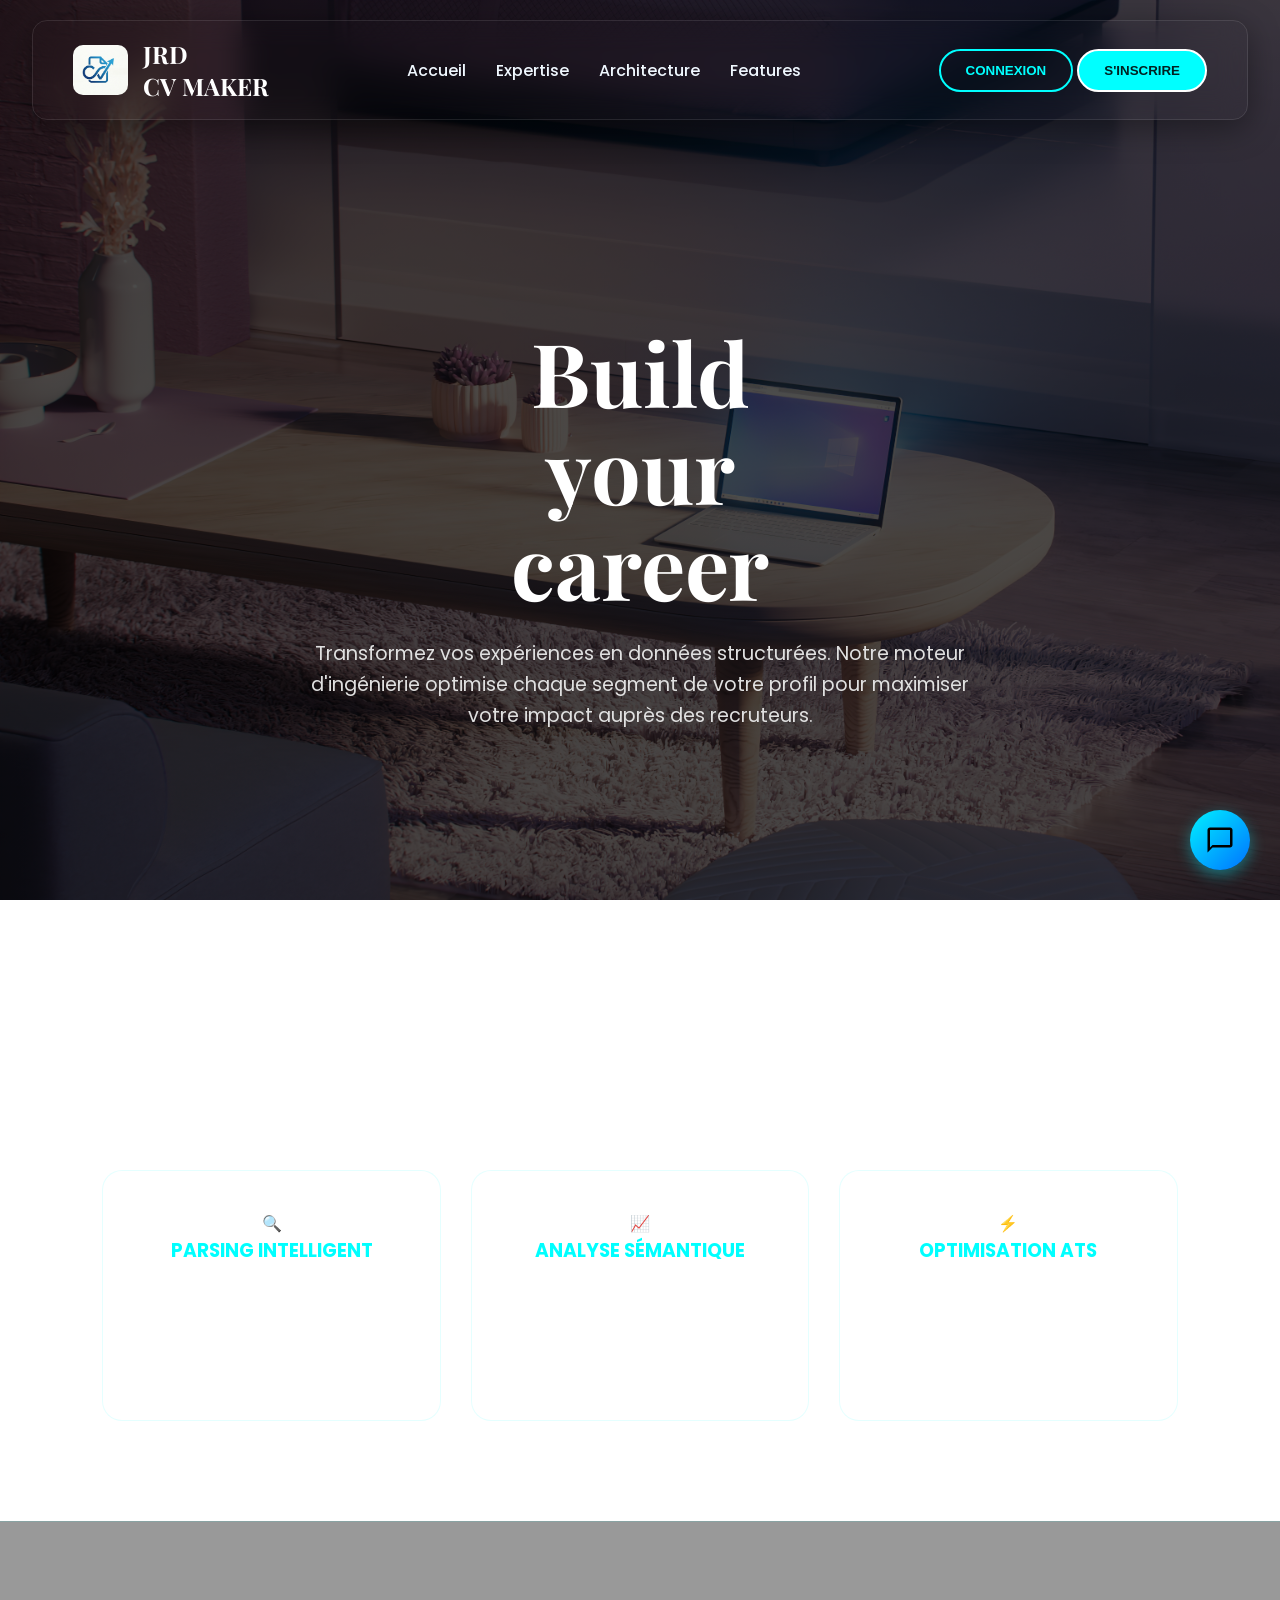
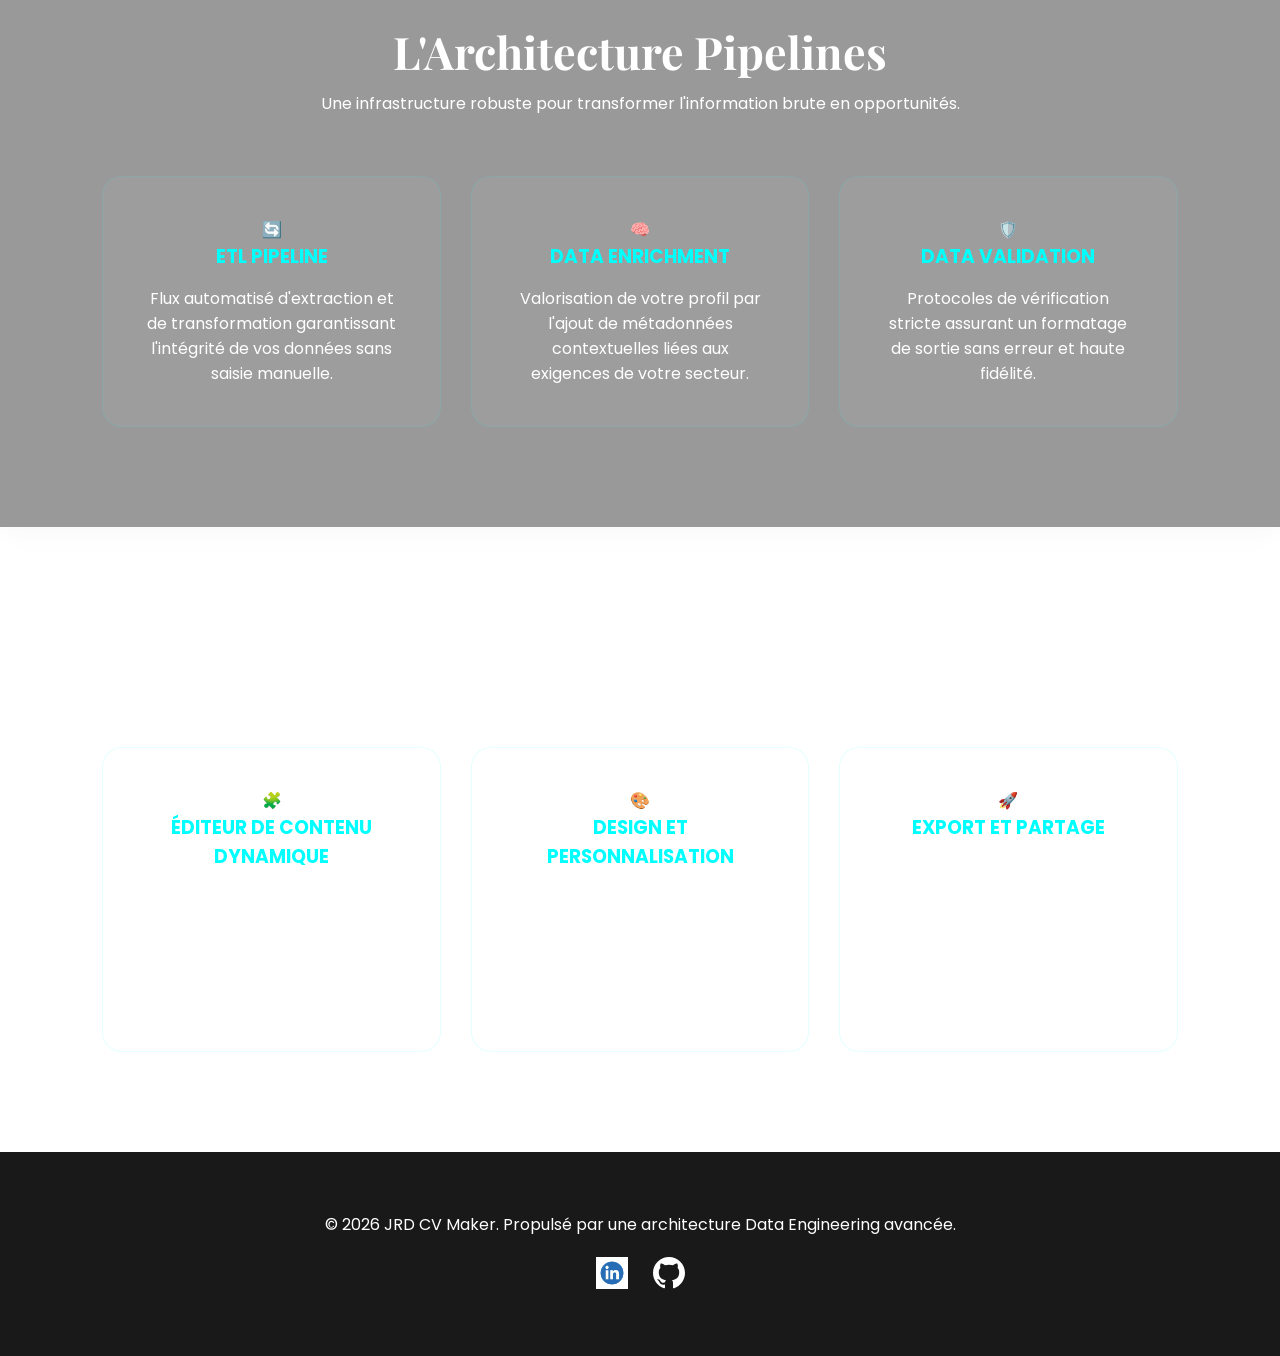
<file: frontend/index.html>
<!DOCTYPE html>
<html lang="fr">

<head>
    <meta charset="UTF-8">
    <meta name="viewport" content="width=device-width, initial-scale=1.0">
    <title>JRD CV Maker | Engineering Your Career</title>
    <link rel="icon" href="assets/images/icon.png">
    <link rel="stylesheet" href="assets/css/style.css">
    <link
        href="https://fonts.googleapis.com/css2?family=Playfair+Display:ital,wght@0,700;1,700&family=Poppins:wght@300;400;500;700&display=swap"
        rel="stylesheet">

</head>

<body>

    <header>
        <nav>
            <div class="logo">
                <img id="logo" src="assets/images/icon.png" alt="JRD CV MAKER LOGO">
                <h2>JRD <br>CV MAKER</h2>
            </div>

            <div id="internav">
                <ul>
                    <li><a href="#home">Accueil</a></li>
                    <li><a href="#services">Expertise</a></li>
                    <li><a href="#data-architecture">Architecture</a></li>
                    <li><a href="#features">Features</a></li>
                </ul>
            </div>

            <div class="auth-group">
                <button id="login" onclick="window.location.href='connection.html'">Connexion</button>
                <button id="singup" onclick="window.location.href='inscription.html'">S'inscrire</button>
            </div>
        </nav>
    </header>

    <section id="home">
        <div class="hero-content">
            <h1>Build<br>your<br>career</h1>
            <p>Transformez vos expériences en données structurées. Notre moteur d'ingénierie optimise chaque segment de
                votre profil pour maximiser votre impact auprès des recruteurs.</p>

        </div>
    </section>

    <section id="services" class="section-light">
        <div class="section-header">
            <h2>Intelligence & Données</h2>
        </div>

        <div class="services-grid">
            <div class="service-card">
                <div class="icon">🔍</div>
                <h3>Parsing Intelligent</h3>
                <p>Extraction automatisée de vos données professionnelles depuis vos supports PDF pour une structuration
                    immédiate.</p>
            </div>

            <div class="service-card">
                <div class="icon">📈</div>
                <h3>Analyse Sémantique</h3>
                <p>Mise en correspondance de vos compétences avec les standards actuels du marché grâce à l'analyse en
                    temps réel.</p>
            </div>

            <div class="service-card">
                <div class="icon">⚡</div>
                <h3>Optimisation ATS</h3>
                <p>Génération de schémas de données compatibles avec les systèmes de tri automatique des entreprises.
                </p>
            </div>
        </div>
    </section>

    <section id="data-architecture" class="section-dark">
        <div class="section-header">
            <h2>L'Architecture Pipelines</h2>
            <p>Une infrastructure robuste pour transformer l'information brute en opportunités.</p>
        </div>

        <div class="pipeline-grid">
            <div class="pipeline-card">
                <div class="pi-icon">🔄</div>
                <h3>ETL Pipeline</h3>
                <p>Flux automatisé d'extraction et de transformation garantissant l'intégrité de vos données sans saisie
                    manuelle.</p>
            </div>

            <div class="pipeline-card">
                <div class="pi-icon">🧠</div>
                <h3>Data Enrichment</h3>
                <p>Valorisation de votre profil par l'ajout de métadonnées contextuelles liées aux exigences de votre
                    secteur.</p>
            </div>

            <div class="pipeline-card">
                <div class="pi-icon">🛡️</div>
                <h3>Data Validation</h3>
                <p>Protocoles de vérification stricte assurant un formatage de sortie sans erreur et haute fidélité.</p>
            </div>
        </div>
    </section>
    <section id="features" class="section-light">
        <div class="section-header">
            <h2>Features</h2>
        </div>
        <div class="pipeline-grid">
            <div class="pipeline-card">
                <div class="pi-icon">🧩</div>
                <h3>Éditeur de Contenu Dynamique</h3>
                <p>Structurez votre parcours en toute liberté grâce à une interface fluide qui s'adapte à chaque étape de votre récit professionnel</p>
            </div>
            <div class="pipeline-card">
                <div class="pi-icon">🎨 </div>
                <h3>Design et Personnalisation</h3>
                <p>ffirmez votre identité visuelle à travers des univers graphiques sur mesure qui captent l'attention dès le premier regard.</p>
            </div>
            <div class="pipeline-card">
                <div class="pi-icon">🚀</div>
                <h3>Export et Partage </h3>
                <p>Propulsez votre profil vers de nouveaux horizons en diffusant une version impeccable de votre parcours, accessible partout et à tout moment</p>

            </div>

        </div>
    </section>

    <footer>
        <p>&copy; 2026 JRD CV Maker. Propulsé par une architecture Data Engineering avancée.</p>
        <div id="cordonnees"> 
            <a href="https://www.linkedin.com/in/abdelaziz-jardini-81075b330" target="_blank"><img src="assets/images/linkedin.webp" alt="LinkedIn"></a>
            <a href="https://github.com" target="_blank"><img src="assets/images/github.svg" alt="GitHub"></a>
        </div>
    </footer>

    <script src="assets/js/chatbot.js"></script>
</body>

</html>
</file>
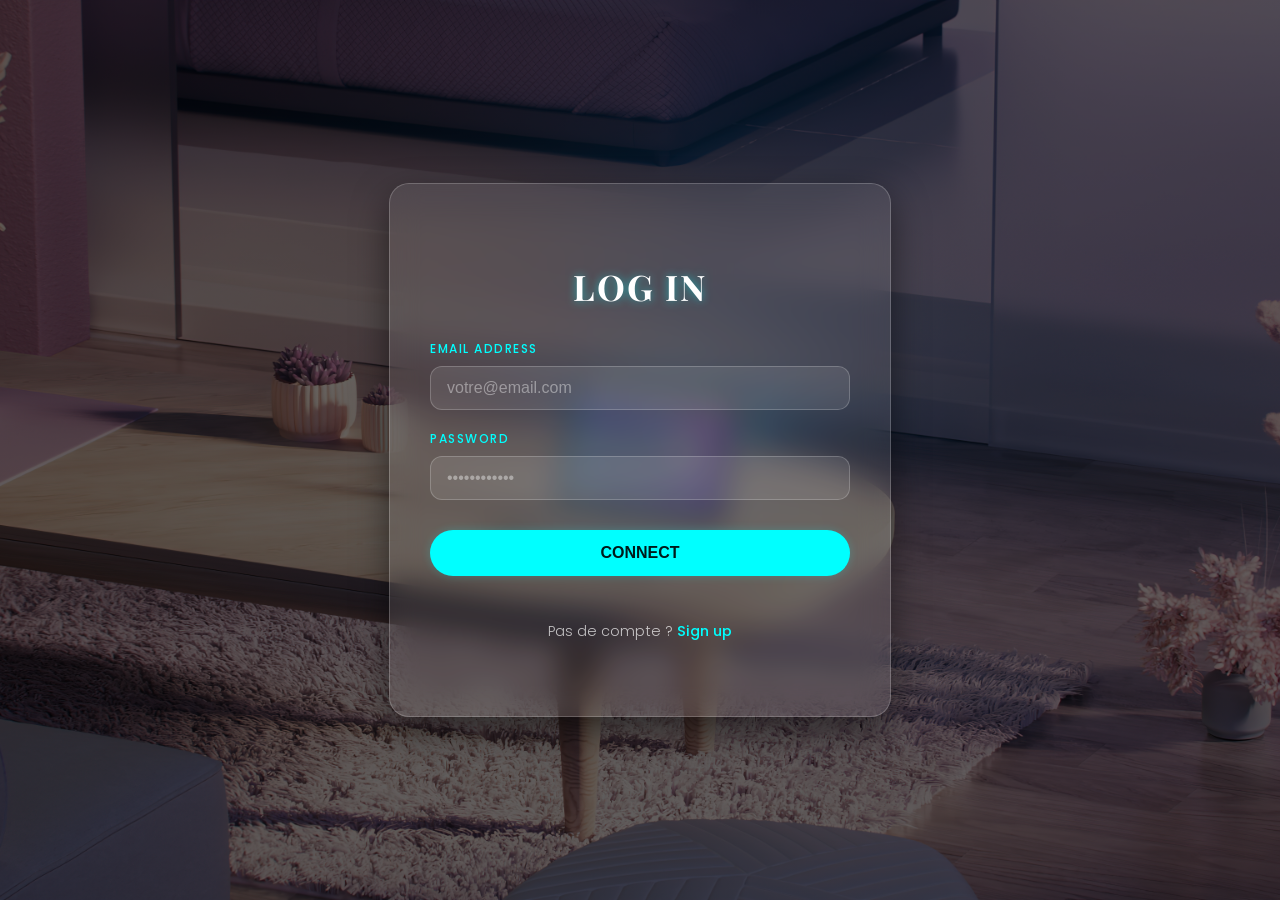
<file: frontend/connection.html>
<!DOCTYPE html>
<html lang="fr">
<head>
    <meta charset="UTF-8">
    <meta name="viewport" content="width=device-width, initial-scale=1.0">
    <title>JRD CV Maker | Connexion</title>
    <link rel="icon" href="assets/images/icon.png">
    <link href="https://fonts.googleapis.com/css2?family=Playfair+Display:wght@700&family=Poppins:wght@300;500&display=swap" rel="stylesheet">
    <style>
        
        body {
            /* On réutilise l'image de fond pour la cohérence visuelle */
            background: linear-gradient(rgba(0, 0, 0, 0.6), rgba(0, 0, 0, 0.6)), url('assets/images/backimg.jpeg');
            background-size: cover;
            background-position: center;
            background-attachment: fixed;
            min-height: 100vh;
            margin: 0;
            display: flex;
            align-items: center;
            justify-content: center;
            font-family: 'Poppins', sans-serif;
        }

                                                               
        .login-container {
            background: rgba(255, 255, 255, 0.08); /* Fond translucide */
            backdrop-filter: blur(15px); /* Effet de flou */
            -webkit-backdrop-filter: blur(15px);
            border: 1px solid rgba(255, 255, 255, 0.2);
            border-radius: 20px;
            padding: 50px 40px;
            width: 90%;
            max-width: 420px;
            box-shadow: 0 15px 35px rgba(0, 0, 0, 0.5);
            text-align: center;
        }

        
        h2 {
            font-family: 'Playfair Display', serif;
            color: #fff;
            font-size: 2.2rem;
            margin-bottom: 30px;
            text-transform: uppercase;
            letter-spacing: 2px;
            text-shadow: 0 0 10px rgba(0, 255, 255, 0.5);
        }

        /* --- Formulaire --- */
        form {
            display: flex;
            flex-direction: column;
            gap: 20px;
        }

        .input-group {
            text-align: left;
        }

        label {
            display: block;
            color: aqua;
            font-size: 0.75rem;
            font-weight: 500;
            margin-bottom: 8px;
            text-transform: uppercase;
            letter-spacing: 1.5px;
        }

        input {
            width: 100%;
            padding: 12px 16px;
            background: rgba(255, 255, 255, 0.1);
            border: 1px solid rgba(255, 255, 255, 0.2);
            border-radius: 12px;
            color: white;
            font-size: 1rem;
            transition: all 0.3s ease;
            box-sizing: border-box;
        }

        input::placeholder {
            color: rgba(255, 255, 255, 0.4);
        }

        input:focus {
            outline: none;
            background: rgba(255, 255, 255, 0.15);
            border-color: aqua;
            box-shadow: 0 0 15px rgba(0, 255, 255, 0.3);
        }


        button {
            margin-top: 10px;
            padding: 14px;
            background: aqua;
            color: #001a1a;
            border: none;
            border-radius: 30px;
            font-size: 1rem;
            font-weight: bold;
            text-transform: uppercase;
            cursor: pointer;
            transition: 0.4s;
            box-shadow: 0 0 10px rgba(0, 255, 255, 0.2);
        }

        button:hover {
            transform: scale(1.03);
            box-shadow: 0 0 25px rgba(0, 255, 255, 0.6);
            background: #00e5e5;
        }
        h5 {
            margin-top: 25px;
            color: rgba(255, 255, 255, 0.7);
            font-weight: 300;
            font-size: 0.9rem;
        }

        h5 a {
            color: aqua;
            text-decoration: none;
            font-weight: 500;
            transition: 0.3s;
        }

        h5 a:hover {
            text-shadow: 0 0 8px aqua;
            text-decoration: underline;
        }

        .error-message {
            background: rgba(255, 50, 50, 0.2);
            color: #ff6b6b;
            border: 1px solid rgba(255, 50, 50, 0.5);
            padding: 10px;
            border-radius: 10px;
            margin-bottom: 20px;
            font-size: 0.9rem;
            display: none;
        }
    </style>
</head>

<body>

    <div class="login-container">
        <h2>Log in</h2>
        
        <div id="error-box" class="error-message"></div>

        <form action="/api/connection" method="post">
            <div class="input-group">
                <label>Email Address</label>
                <input type="email" name="email" placeholder="votre@email.com" required>
            </div>

            <div class="input-group">
                <label>Password</label>
                <input type="password" name="password" placeholder="••••••••••••" required>
            </div>

            <button type="submit">Connect</button>

            <h5>Pas de compte ? <a href="inscription.html">Sign up</a></h5>
        </form>
    </div>

    <script>
        const urlParams = new URLSearchParams(window.location.search);
        if (urlParams.get('error') === 'invalid_credentials') {
            const errorBox = document.getElementById('error-box');
            errorBox.textContent = 'Identifiants invalides. Veuillez réessayer.';
            errorBox.style.display = 'block';
        }
    </script>
</body>
</html>
</file>
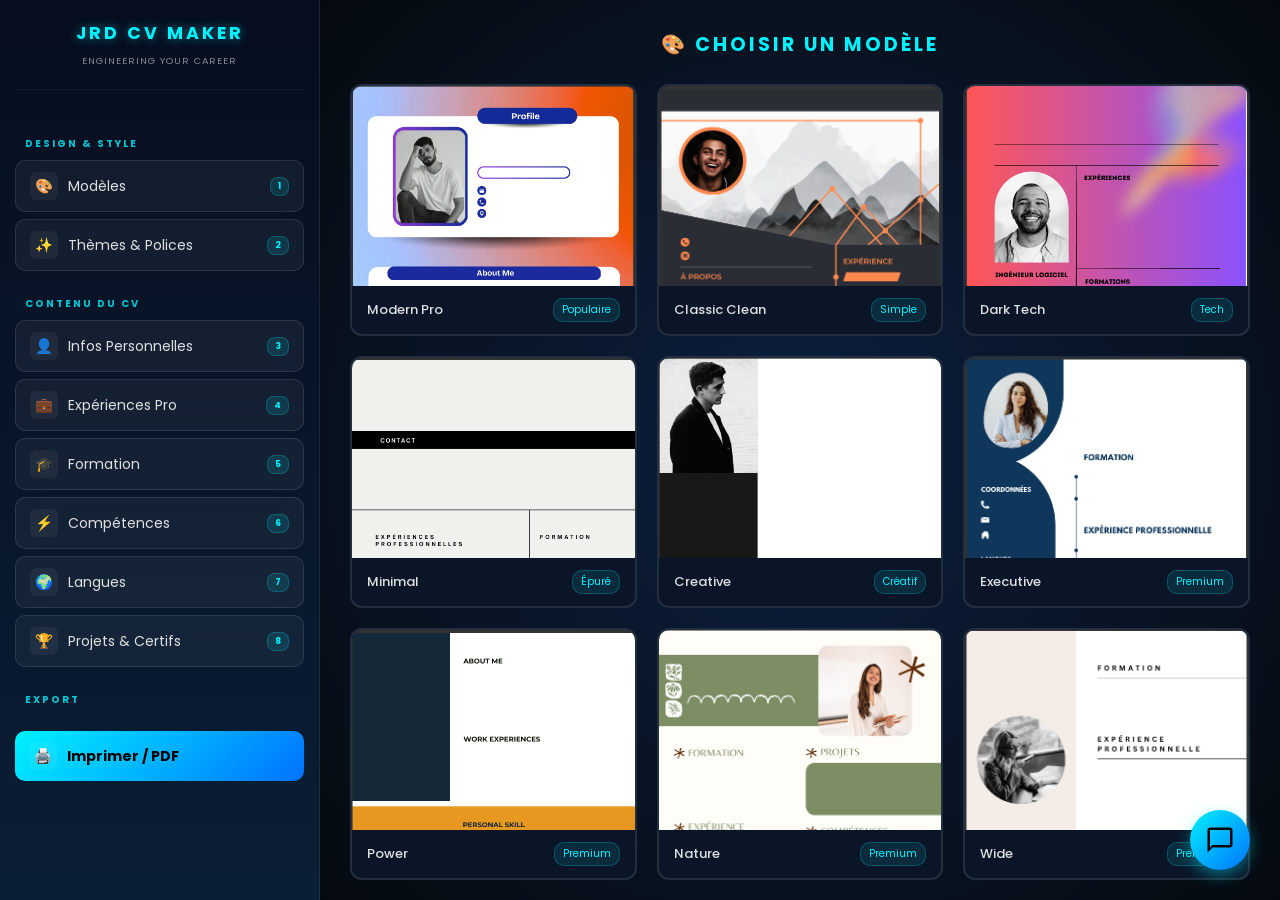
<file: frontend/cv1.html>
<!DOCTYPE html>
<html lang="fr">
<head>
<meta charset="UTF-8">
<meta name="viewport" content="width=device-width, initial-scale=1.0">
<title>JRD CV Maker | Engineering Your Career</title>
<link rel="icon" href="assets/images/icon.png">
<link href="https://fonts.googleapis.com/css2?family=Poppins:wght@300;400;500;600;700&family=Space+Mono&display=swap" rel="stylesheet">
<link rel="stylesheet" href="assets/css/cv_style.css">
<link rel="stylesheet" id="theme-styles" href="assets/css/cv_themes.css">
<style>
:root { --primary-cyan:#00f2ff; --glass-bg:rgba(255,255,255,0.05); --border-glow:rgba(0,242,255,0.3); }
*{margin:0;padding:0;box-sizing:border-box;}
body{display:flex;height:100vh;font-family:'Poppins',sans-serif;color:white;overflow:hidden;background-color:#050a0f;}


#left{width:25%;height:100vh;background:linear-gradient(180deg,#060e1f 0%,#0a1e35 100%);border-right:1px solid rgba(255,255,255,0.08);display:flex;flex-direction:column;padding:20px 15px;overflow-y:auto;}
.logo-container{text-align:center;margin-bottom:28px;padding-bottom:18px;border-bottom:1px solid rgba(255,255,255,0.05);}
.logo-container h1{font-size:1.1rem;letter-spacing:3px;color:var(--primary-cyan);text-shadow:0 0 10px rgba(0,242,255,0.5);}
.logo-container small{font-size:0.6rem;text-transform:uppercase;opacity:0.5;letter-spacing:1px;}
.section-label{font-size:10px;text-transform:uppercase;color:var(--primary-cyan);margin:18px 0 8px 10px;letter-spacing:2px;font-weight:700;opacity:0.8;}
.menu-item{background:var(--glass-bg);backdrop-filter:blur(10px);border:1px solid rgba(255,255,255,0.1);border-radius:10px;padding:11px 14px;display:flex;align-items:center;gap:10px;cursor:pointer;transition:all 0.25s cubic-bezier(0.4,0,0.2,1);margin-bottom:7px;}
.menu-item:hover{background:rgba(0,242,255,0.1);border-color:var(--primary-cyan);transform:translateX(5px);}
.menu-item .icon{width:28px;height:28px;background:rgba(255,255,255,0.05);border-radius:6px;display:flex;align-items:center;justify-content:center;font-size:0.9rem;flex-shrink:0;}
.menu-item h2{font-size:14px;font-weight:400;color:#e0e0e0;flex-grow:1;}
.step-badge{background:rgba(0,242,255,0.12);color:var(--primary-cyan);font-size:9px;font-weight:700;padding:2px 7px;border-radius:8px;border:1px solid rgba(0,242,255,0.22);}
.status-dot{width:6px;height:6px;background:rgba(255,255,255,0.2);border-radius:50%;}
.menu-item:hover .status-dot,.menu-item.menu-active .status-dot{background:var(--primary-cyan);box-shadow:0 0 8px var(--primary-cyan);}
.menu-item.menu-active{background:rgba(0,242,255,0.12)!important;border-color:var(--primary-cyan)!important;transform:translateX(5px);}
.menu-item.menu-active h2{color:var(--primary-cyan)!important;font-weight:600!important;}
.menu-item.menu-active .icon{background:rgba(0,242,255,0.15)!important;}
.download-btn{background:linear-gradient(135deg,#00f2ff 0%,#0072ff 100%)!important;border:none!important;margin-top:15px;}
.download-btn h2{color:#000!important;font-weight:700!important;}

#right{flex:1;height:100vh;background:radial-gradient(circle at center,#0d2040 0%,#050a0f 100%);overflow-y:auto;padding:30px;display:flex;flex-direction:column;align-items:center;}

#templates-view{width:100%;display:none;}
#templates-view h2{font-size:1.2rem;color:var(--primary-cyan);letter-spacing:3px;text-transform:uppercase;margin-bottom:25px;text-align:center;}
.templates-grid{display:grid;grid-template-columns:repeat(3,1fr);gap:20px;width:100%;}
.template-card{border:2px solid rgba(255,255,255,0.1);border-radius:12px;overflow:hidden;cursor:pointer;transition:all 0.3s ease;display:flex;flex-direction:column;background:#0a1628;}
.template-card:hover{border-color:var(--primary-cyan);transform:translateY(-5px);box-shadow:0 10px 30px rgba(0,242,255,0.2);}
.template-card.selected{border-color:var(--primary-cyan);box-shadow:0 0 25px rgba(0,242,255,0.4);}
.template-img-wrapper{width:100%;height:200px;overflow:hidden;position:relative;}
.template-img-wrapper img{width:100%;height:100%;object-fit:cover;object-position:top;transition:transform 0.4s ease;}
.template-card:hover .template-img-wrapper img{transform:scale(1.05);}
.template-overlay{position:absolute;inset:0;background:rgba(0,242,255,0.15);display:flex;align-items:center;justify-content:center;opacity:0;transition:opacity 0.3s ease;}
.template-card:hover .template-overlay{opacity:1;}
.template-overlay span{background:var(--primary-cyan);color:#000;font-weight:700;padding:8px 20px;border-radius:20px;font-size:13px;}
.template-info{padding:12px 15px;display:flex;align-items:center;justify-content:space-between;}
.template-info h3{font-size:13px;font-weight:500;color:#e0e0e0;}
.template-badge{font-size:10px;padding:3px 8px;border-radius:10px;background:rgba(0,242,255,0.1);color:var(--primary-cyan);border:1px solid rgba(0,242,255,0.2);}

/* PREVIEW VIEW */
#preview-view{width:100%;display:none;flex-direction:row;gap:25px;height:100%;}
.editor-panel{flex:1;background:var(--glass-bg);border:1px solid rgba(255,255,255,0.1);border-radius:15px;padding:20px;overflow-y:auto;display:flex;flex-direction:column;min-width:0;}
.preview-panel{flex:1;display:flex;justify-content:center;overflow-y:auto;align-items:flex-start;}
.cv-preview{background:white;width:794px;min-height:1123px;color:#333;box-shadow:0 25px 50px -12px rgba(0,0,0,0.7);}

.cv-form{display:none;flex-direction:column;gap:4px;}
.cv-form.active{display:flex;}
.cv-form h3{color:var(--primary-cyan);margin-bottom:12px;border-bottom:1px solid rgba(0,242,255,0.2);padding-bottom:10px;font-size:15px;}
.cv-form label{display:block;margin-top:10px;font-size:12px;color:#ccc;}
.cv-form input,.cv-form textarea,.cv-form select{width:100%;background:rgba(0,0,0,0.3);border:1px solid rgba(255,255,255,0.1);padding:9px 12px;border-radius:8px;color:white;font-family:'Poppins',sans-serif;font-size:13px;transition:all 0.3s;margin-top:4px;}
.cv-form input:focus,.cv-form textarea:focus,.cv-form select:focus{outline:none;border-color:var(--primary-cyan);box-shadow:0 0 10px rgba(0,242,255,0.2);}
.cv-form select option{background:#0a1628;color:white;}

.nav-btns{display:flex;gap:10px;margin-top:18px;padding-top:14px;border-top:1px solid rgba(255,255,255,0.06);}
.nav-btn{flex:1;padding:10px 0;border-radius:10px;cursor:pointer;font-family:'Poppins',sans-serif;font-size:13px;font-weight:600;transition:all 0.2s ease;display:flex;align-items:center;justify-content:center;gap:7px;border:1px solid rgba(255,255,255,0.1);background:rgba(255,255,255,0.04);color:#aaa;}
.nav-btn:hover:not(:disabled){background:rgba(0,242,255,0.1);border-color:var(--primary-cyan);color:var(--primary-cyan);transform:translateY(-1px);}
.nav-btn:disabled{opacity:0.25;cursor:not-allowed;}
.nav-btn.is-next{background:rgba(0,242,255,0.12);border-color:var(--primary-cyan);color:var(--primary-cyan);}
.nav-btn.is-next:hover{background:rgba(0,242,255,0.22);box-shadow:0 4px 15px rgba(0,242,255,0.2);}

.back-btn{align-self:flex-start;background:var(--glass-bg);border:1px solid rgba(255,255,255,0.1);color:white;padding:8px 18px;border-radius:8px;cursor:pointer;margin-bottom:18px;font-family:'Poppins',sans-serif;font-size:13px;transition:all 0.2s ease;}
.back-btn:hover{border-color:var(--primary-cyan);color:var(--primary-cyan);}

.multi-item-block{background:rgba(0,0,0,0.2);border:1px solid rgba(255,255,255,0.08);border-radius:10px;padding:14px;margin-bottom:10px;position:relative;}
.multi-item-block .remove-btn{position:absolute;top:8px;right:8px;background:rgba(255,50,50,0.15);border:1px solid rgba(255,50,50,0.3);color:#ff6b6b;border-radius:6px;padding:2px 8px;cursor:pointer;font-size:11px;font-family:'Poppins',sans-serif;transition:all 0.2s;}
.multi-item-block .remove-btn:hover{background:rgba(255,50,50,0.35);}
.add-item-btn{width:100%;background:rgba(0,242,255,0.06);border:1px dashed rgba(0,242,255,0.35);color:var(--primary-cyan);padding:10px;border-radius:8px;cursor:pointer;font-family:'Poppins',sans-serif;font-size:13px;transition:all 0.2s;margin-top:5px;}
.add-item-btn:hover{background:rgba(0,242,255,0.14);}
.cv-section[draggable="true"]{cursor:grab;position:relative;transition:all 0.2s ease;}
.cv-section[draggable="true"]::before{content:"⠿ Glisser";position:absolute;top:4px;right:8px;font-size:10px;color:rgba(0,0,0,0.25);background:rgba(0,0,0,0.06);padding:2px 7px;border-radius:6px;pointer-events:none;opacity:0;transition:opacity 0.2s;}
.cv-section[draggable="true"]:hover::before{opacity:1;}
.cv-section.drag-over{outline:2px dashed #1a237e!important;background:rgba(26,35,126,0.05)!important;border-radius:6px;}
.cv-section.dragging{opacity:0.4;transform:scale(0.98);}

.certif-link-badge{display:inline-flex;align-items:center;gap:5px;background:rgba(0,114,255,0.10);border:1px solid rgba(0,114,255,0.3);color:#4da6ff;font-size:11px;padding:3px 10px;border-radius:12px;text-decoration:none;margin-top:5px;transition:all 0.2s;}
.certif-link-badge:hover{background:rgba(0,114,255,0.22);border-color:#4da6ff;}

::-webkit-scrollbar{width:5px;}
::-webkit-scrollbar-track{background:transparent;}
::-webkit-scrollbar-thumb{background:var(--border-glow);border-radius:10px;}

@media (max-width: 1024px) {
    body { flex-direction: column; overflow-y: auto; height: auto; }
    #left { width: 100%; height: auto; flex-direction: row; flex-wrap: wrap; justify-content: center; border-right: none; border-bottom: 1px solid rgba(255,255,255,0.08); padding: 10px; }
    #left .logo-container { width: 100%; margin-bottom: 10px; padding-bottom: 10px; }
    #left .section-label { width: 100%; text-align: center; margin: 10px 0; }
    #left .menu-item { flex: 1 1 140px; margin: 4px; justify-content: center; }
    #right { width: 100%; height: auto; overflow: visible; padding: 15px; }
    #preview-view { flex-direction: column; }
    .templates-grid { grid-template-columns: repeat(2, 1fr); }
    .cv-preview { transform: scale(0.7); transform-origin: top center; margin-bottom: -330px; }
}

@media (max-width: 768px) {
    .templates-grid { grid-template-columns: 1fr; }
    .cv-preview { transform: scale(0.45); transform-origin: top center; margin-bottom: -600px; }
    #left .menu-item h2 { font-size: 11px; }
}

@media print {
    
    #left, .editor-panel, .back-btn, .nav-btns {
        display: none !important;
    }

    body {
        background: white !important;
        overflow: visible !important;
        height: auto !important;
        display: block !important;
    }

    #right {
        padding: 0 !important;
        background: white !important;
        overflow: visible !important;
        height: auto !important;
        display: block !important;
        align-items: unset !important;
    }

    #preview-view {
        display: block !important;
        height: auto !important;
        width: 100% !important;
        gap: 0 !important;
    }

    .preview-panel {
        display: block !important;
        width: 100% !important;
    }


    .cv-preview {
        box-shadow: none !important;
        width: 210mm !important;
        min-height: 297mm !important;
        margin: 0 auto !important;
    }


    * {
        -webkit-print-color-adjust: exact !important;
        print-color-adjust: exact !important;
        color-adjust: exact !important;
    }


    .photo-box,
    [style*="background-image"] {
        -webkit-print-color-adjust: exact !important;
        print-color-adjust: exact !important;
    }


    .cv-section[draggable]::before {
        display: none !important;
    }
    .certif-link-badge {
        color: #4da6ff !important;
        -webkit-print-color-adjust: exact !important;
        print-color-adjust: exact !important;
    }
}
</style>
</head>
<body>
<div id="left">
  <div class="logo-container">
    <h1>JRD CV MAKER</h1>
    <small>Engineering your career</small>
  </div>

  <p class="section-label">Design & Style</p>
  <div class="menu-item" id="btn-modeles" onclick="showMenu('modeles')">
    <div class="icon">🎨</div><h2>Modèles</h2><span class="step-badge">1</span>
  </div>
  <div class="menu-item" id="btn-themes" onclick="showMenu('themes')">
    <div class="icon">✨</div><h2>Thèmes & Polices</h2><span class="step-badge">2</span>
  </div>

  <p class="section-label">Contenu du CV</p>
  <div class="menu-item" id="btn-infos" onclick="showMenu('infos')">
    <div class="icon">👤</div><h2>Infos Personnelles</h2><span class="step-badge">3</span>
  </div>
  <div class="menu-item" id="btn-experiences" onclick="showMenu('experiences')">
    <div class="icon">💼</div><h2>Expériences Pro</h2><span class="step-badge">4</span>
  </div>
  <div class="menu-item" id="btn-formation" onclick="showMenu('formation')">
    <div class="icon">🎓</div><h2>Formation</h2><span class="step-badge">5</span>
  </div>
  <div class="menu-item" id="btn-competences" onclick="showMenu('competences')">
    <div class="icon">⚡</div><h2>Compétences</h2><span class="step-badge">6</span>
  </div>
  <div class="menu-item" id="btn-langues" onclick="showMenu('langues')">
    <div class="icon">🌍</div><h2>Langues</h2><span class="step-badge">7</span>
  </div>
  <div class="menu-item" id="btn-projets" onclick="showMenu('projets')">
    <div class="icon">🏆</div><h2>Projets & Certifs</h2><span class="step-badge">8</span>
  </div>

  <p class="section-label">Export</p>
  <div class="menu-item download-btn" onclick="window.print()">
    <div class="icon">🖨️</div><h2>Imprimer / PDF</h2>
  </div>
</div>

<div id="right">

  <!-- TEMPLATES -->
  <div id="templates-view">
    <h2>🎨 Choisir un Modèle</h2>
    <div class="templates-grid">
      <div class="template-card" onclick="selectTemplate(this,'Modern Pro')">
        <div class="template-img-wrapper"><img src="assets/images/template1.png" alt="Modern Pro"><div class="template-overlay"><span>Utiliser</span></div></div>
        <div class="template-info"><h3>Modern Pro</h3><span class="template-badge">Populaire</span></div>
      </div>
      <div class="template-card" onclick="selectTemplate(this,'Classic Clean')">
        <div class="template-img-wrapper"><img src="assets/images/template9.png" alt="Classic Clean"><div class="template-overlay"><span>Utiliser</span></div></div>
        <div class="template-info"><h3>Classic Clean</h3><span class="template-badge">Simple</span></div>
      </div>
      <div class="template-card" onclick="selectTemplate(this,'Dark Tech')">
        <div class="template-img-wrapper"><img src="assets/images/template6.png" alt="Dark Tech"><div class="template-overlay"><span>Utiliser</span></div></div>
        <div class="template-info"><h3>Dark Tech</h3><span class="template-badge">Tech</span></div>
      </div>
      <div class="template-card" onclick="selectTemplate(this,'Minimal')">
        <div class="template-img-wrapper"><img src="assets/images/template4.png" alt="Minimal"><div class="template-overlay"><span>Utiliser</span></div></div>
        <div class="template-info"><h3>Minimal</h3><span class="template-badge">Épuré</span></div>
      </div>
      <div class="template-card" onclick="selectTemplate(this,'Creative')">
        <div class="template-img-wrapper"><img src="assets/images/template5.png" alt="Creative"><div class="template-overlay"><span>Utiliser</span></div></div>
        <div class="template-info"><h3>Creative</h3><span class="template-badge">Créatif</span></div>
      </div>
      <div class="template-card" onclick="selectTemplate(this,'Executive')">
        <div class="template-img-wrapper"><img src="assets/images/template3.png" alt="Executive"><div class="template-overlay"><span>Utiliser</span></div></div>
        <div class="template-info"><h3>Executive</h3><span class="template-badge">Premium</span></div>
      </div>
      <div class="template-card" onclick="selectTemplate(this,'Power')">
        <div class="template-img-wrapper"><img src="assets/images/template7.png" alt="Power"><div class="template-overlay"><span>Utiliser</span></div></div>
        <div class="template-info"><h3>Power</h3><span class="template-badge">Premium</span></div>
      </div>
      <div class="template-card" onclick="selectTemplate(this,'Nature')">
        <div class="template-img-wrapper"><img src="assets/images/template8.png" alt="Nature"><div class="template-overlay"><span>Utiliser</span></div></div>
        <div class="template-info"><h3>Nature</h3><span class="template-badge">Premium</span></div>
      </div>
      <div class="template-card" onclick="selectTemplate(this,'Wide')">
        <div class="template-img-wrapper"><img src="assets/images/template2.png" alt="Wide"><div class="template-overlay"><span>Utiliser</span></div></div>
        <div class="template-info"><h3>Wide</h3><span class="template-badge">Premium</span></div>
      </div>
    </div>
  </div>
  <div id="preview-view" style="display:none;">
    <div class="editor-panel">
      <button class="back-btn" onclick="showTemplates()">← Changer de modèle</button>
      <div id="form-themes" class="cv-form">
        <h3>✨ Thèmes & Polices</h3>
        <label>Couleur principale</label>
        <input type="color" id="input-color" value="#1a237e" oninput="updateTheme()" style="height:40px;padding:2px;">
        <label>Couleur de fond</label>
        <input type="color" id="input-bg-color" value="#ffffff" oninput="updateTheme()" style="height:40px;padding:2px;">
        <label>Police de caractères</label>
        <select id="input-font" onchange="updateTheme()">
          <option value="'Poppins',sans-serif">Poppins</option>
          <option value="'Playfair Display',serif">Playfair Display</option>
          <option value="'Space Mono',monospace">Space Mono</option>
          <option value="Arial,sans-serif">Arial</option>
        </select>
        <div class="nav-btns">
          <button class="nav-btn" onclick="navigate(-1)" disabled>← Précédent</button>
          <button class="nav-btn is-next" onclick="navigate(1)">Suivant →</button>
        </div>
      </div>

      <div id="form-infos" class="cv-form active">
        <h3>👤 Infos Personnelles</h3>
        <label>Photo de profil</label>
        <input type="file" id="input-photo" accept="image/*" onchange="updatePhoto(event)">
        <label>Nom complet</label>
        <input type="text" id="input-nom" placeholder="Ex: Jean Dupont" oninput="updatePreview()">
        <label>Titre professionnel</label>
        <input type="text" id="input-titre" placeholder="Ex: Data Engineer" oninput="updatePreview()">
        <label>Email</label>
        <input type="email" id="input-email" placeholder="jean.dupont@email.com" oninput="updatePreview()">
        <label>Téléphone</label>
        <input type="tel" id="input-tel" placeholder="+212 6 12 34 56 78" oninput="updatePreview()">
        <label>Localisation</label>
        <input type="text" id="input-loc" placeholder="Al Hoceima, Maroc" oninput="updatePreview()">
        <div class="nav-btns">
          <button class="nav-btn" onclick="navigate(-1)">← Précédent</button>
          <button class="nav-btn is-next" onclick="navigate(1)">Suivant →</button>
        </div>
      </div>

      <div id="form-experiences" class="cv-form">
        <h3>💼 Expériences Pro</h3>
        <div id="exp-list"></div>
        <button class="add-item-btn" onclick="addExp()">＋ Ajouter une expérience</button>
        <div class="nav-btns">
          <button class="nav-btn" onclick="navigate(-1)">← Précédent</button>
          <button class="nav-btn is-next" onclick="navigate(1)">Suivant →</button>
        </div>
      </div>

      <div id="form-formation" class="cv-form">
        <h3>🎓 Formation</h3>
        <div id="form-list"></div>
        <button class="add-item-btn" onclick="addFormation()">＋ Ajouter une formation</button>
        <div class="nav-btns">
          <button class="nav-btn" onclick="navigate(-1)">← Précédent</button>
          <button class="nav-btn is-next" onclick="navigate(1)">Suivant →</button>
        </div>
      </div>
      <div id="form-competences" class="cv-form">
        <h3>⚡ Compétences</h3>
        <div id="comp-list"></div>
        <button class="add-item-btn" onclick="addComp()">＋ Ajouter une compétence</button>
        <div class="nav-btns">
          <button class="nav-btn" onclick="navigate(-1)">← Précédent</button>
          <button class="nav-btn is-next" onclick="navigate(1)">Suivant →</button>
        </div>
      </div>

      <div id="form-langues" class="cv-form">
        <h3>🌍 Langues</h3>
        <div id="langue-list"></div>
        <button class="add-item-btn" onclick="addLangue()">＋ Ajouter une langue</button>
        <div class="nav-btns">
          <button class="nav-btn" onclick="navigate(-1)">← Précédent</button>
          <button class="nav-btn is-next" onclick="navigate(1)">Suivant →</button>
        </div>
      </div>

      <div id="form-projets" class="cv-form">
        <h3>🏆 Projets & Certifications</h3>
        <div id="proj-list"></div>
        <button class="add-item-btn" onclick="addProj()">＋ Ajouter un projet / certif</button>
        <div class="nav-btns">
          <button class="nav-btn" onclick="navigate(-1)">← Précédent</button>
          <button class="nav-btn is-next" onclick="window.print()" style="background:linear-gradient(135deg,#00f2ff,#0072ff);color:#000;border:none;">🖨️ Imprimer PDF</button>
        </div>
      </div>
    </div>

    <div class="preview-panel">
      <div class="cv-preview">
        <div id="cv-render" class="theme-modern-pro"
          style="--cv-primary-color:#1a237e;--cv-font-family:'Poppins',sans-serif;width:100%;min-height:100%;">
          <div class="cv-top-gradient"></div>
          <div class="cv-section cv-header" draggable="true" id="section-header">
            <div class="badge-title">Profile</div>
            <div class="header-deco"></div>
            <div class="photo-box"></div>
            <div class="contact-info">
              <h1 id="render-nom" style="margin:0;font-size:28px;">Jean Dupont</h1>
              <h3 id="render-titre" style="margin:5px 0 15px 0;font-weight:600;">Data Engineer</h3>
              <p style="margin:5px 0;font-size:13px;">📞 <span id="render-tel">+212 6 12 34 56 78</span></p>
              <p style="margin:5px 0;font-size:13px;">✉️ <span id="render-email">jean.dupont@email.com</span></p>
              <p style="margin:5px 0;font-size:13px;">📍 <span id="render-loc">Al Hoceima, Maroc</span></p>
            </div>
          </div>
          <div class="cv-body-wrapper">
            <div class="badge-title" style="top:-15px;">About Me</div>
            <div class="cv-body">
              <div class="cv-col" id="col-left">
                <div class="cv-section" draggable="true" id="section-experiences">
                  <div class="section-title">EXPÉRIENCES</div>
                  <div id="render-exp-list"></div>
                </div>
                <div class="cv-section" draggable="true" id="section-projets">
                  <div class="section-title">PROJETS & CERTIFS</div>
                  <div id="render-proj-list"></div>
                </div>
              </div>
              <div class="cv-col" id="col-right">
                <div class="cv-section" draggable="true" id="section-formation">
                  <div class="section-title">FORMATIONS</div>
                  <div id="render-form-list"></div>
                </div>
                <div class="cv-section" draggable="true" id="section-competences">
                  <div class="section-title">COMPÉTENCES</div>
                  <div id="render-comp-list"></div>
                </div>
                <div class="cv-section" draggable="true" id="section-langues">
                  <div class="section-title">LANGUES</div>
                  <div id="render-langue-list"></div>
                </div>
              </div>
            </div>
          </div>
        </div>
      </div>
    </div>
  </div>
</div>

<script>

const STEPS=['themes','infos','experiences','formation','competences','langues','projets'];
let currentStep=1;
function navigate(dir){
  const n=currentStep+dir;
  if(n<0||n>=STEPS.length)return;
  currentStep=n;
  showMenu(STEPS[currentStep]);
}


let exps=[],forms=[],comps=[],langues=[],projs=[];

function showMenu(section){
  document.querySelectorAll('.cv-form').forEach(f=>f.classList.remove('active'));
  document.querySelectorAll('.menu-item').forEach(m=>m.classList.remove('menu-active'));
  if(section==='modeles'){showTemplates();return;}
  document.getElementById('preview-view').style.display='flex';
  document.getElementById('templates-view').style.display='none';
  const map={themes:'form-themes',infos:'form-infos',experiences:'form-experiences',
    formation:'form-formation',competences:'form-competences',langues:'form-langues',projets:'form-projets'};
  if(map[section])document.getElementById(map[section]).classList.add('active');
  const btn=document.getElementById('btn-'+section);
  if(btn)btn.classList.add('menu-active');
  const idx=STEPS.indexOf(section);
  if(idx>=0)currentStep=idx;
}
function showTemplates(){
  document.getElementById('templates-view').style.display='block';
  document.getElementById('preview-view').style.display='none';
}
function selectTemplate(card, name) {
    document.querySelectorAll('.template-card')
        .forEach(c => c.classList.remove('selected'));

    card.classList.add('selected');

    const render = document.getElementById('cv-render');
    render.className = ''; // Efface toutes les classes

    // "Modern Pro" → "theme-modern-pro"
    const themeClass = 'theme-' + name.toLowerCase().replace(/\s+/g, '-');
    render.classList.add(themeClass);

    render.style.setProperty(
        '--cv-primary-color',
        document.getElementById('input-color')?.value || '#1a237e'
    );
    render.style.setProperty(
        '--cv-bg-color',
        document.getElementById('input-bg-color')?.value || '#ffffff'
    );
    render.style.setProperty(
        '--cv-font-family',
        document.getElementById('input-font')?.value || "'Poppins', sans-serif"
    );
    render.style.width      = '100%';
    render.style.minHeight  = '100%';

    document.getElementById('templates-view').style.display = 'none';
    document.getElementById('preview-view').style.display   = 'flex';
    currentStep = 1;
    showMenu('infos');
}
function updateTheme(){
  const color=document.getElementById('input-color').value;
  const bg=document.getElementById('input-bg-color').value;
  const font=document.getElementById('input-font').value;
  const r=document.getElementById('cv-render');
  r.style.setProperty('--cv-primary-color',color);
  r.style.setProperty('--cv-bg-color',bg);
  r.style.setProperty('--cv-font-family',font);
  r.style.fontFamily=font;r.style.backgroundColor=bg;
}

function updatePreview(){
  setText('render-nom','input-nom','Jean Dupont');
  setText('render-titre','input-titre','Data Engineer');
  setText('render-email','input-email','jean.dupont@email.com');
  setText('render-tel','input-tel','+212 6 12 34 56 78');
  setText('render-loc','input-loc','Al Hoceima, Maroc');
  renderAll();
}
function setText(rid,iid,fb){const el=document.getElementById(rid);const v=document.getElementById(iid)?.value;if(el)el.textContent=v||fb;}
function updatePhoto(e){
  const file=e.target.files[0];if(!file)return;
  const r=new FileReader();
  r.onload=ev=>{const box=document.querySelector('.photo-box');if(box){box.style.backgroundImage=`url(${ev.target.result})`;box.style.backgroundSize='cover';box.style.backgroundPosition='center';}};
  r.readAsDataURL(file);
}
function readImg(file,cb){const r=new FileReader();r.onload=e=>cb(e.target.result);r.readAsDataURL(file);}

function addExp(data={}){
  const id=Date.now();
  const obj={id,img:data.img||'',titre:data.titre||'',ent:data.ent||'',date:data.date||'',desc:data.desc||''};
  exps.push(obj);renderExpForm(obj);renderAll();
}
function renderExpForm(obj){
  const list=document.getElementById('exp-list');
  const div=document.createElement('div');
  div.className='multi-item-block';div.id='exp-block-'+obj.id;
  div.innerHTML=`
    <button class="remove-btn" onclick="removeItem('exp',${obj.id})">✕ Retirer</button>
    <label>Logo entreprise</label><input type="file" accept="image/*" onchange="updateItemImg(event,'exp',${obj.id})">
    <label>Poste</label><input type="text" placeholder="Ex: Data Scientist" value="${obj.titre}" oninput="updateItemField('exp',${obj.id},'titre',this.value)">
    <label>Entreprise</label><input type="text" placeholder="Ex: Tech Corp" value="${obj.ent}" oninput="updateItemField('exp',${obj.id},'ent',this.value)">
    <label>Période</label><input type="text" placeholder="Ex: 2022 – 2024" value="${obj.date}" oninput="updateItemField('exp',${obj.id},'date',this.value)">
    <label>Description</label><textarea rows="3" placeholder="Missions..." oninput="updateItemField('exp',${obj.id},'desc',this.value)">${obj.desc}</textarea>`;
  list.appendChild(div);
}
function addFormation(data={}){
  const id=Date.now();
  const obj={id,img:data.img||'',diploma:data.diploma||'',school:data.school||'',date:data.date||''};
  forms.push(obj);renderFormationForm(obj);renderAll();
}
function renderFormationForm(obj){
  const list=document.getElementById('form-list');
  const div=document.createElement('div');
  div.className='multi-item-block';div.id='form-block-'+obj.id;
  div.innerHTML=`
    <button class="remove-btn" onclick="removeItem('form',${obj.id})">✕ Retirer</button>
    <label>Logo école</label><input type="file" accept="image/*" onchange="updateItemImg(event,'form',${obj.id})">
    <label>Diplôme</label><input type="text" placeholder="Ex: Master Informatique" value="${obj.diploma}" oninput="updateItemField('form',${obj.id},'diploma',this.value)">
    <label>École</label><input type="text" placeholder="Ex: ENSAH" value="${obj.school}" oninput="updateItemField('form',${obj.id},'school',this.value)">
    <label>Années</label><input type="text" placeholder="Ex: 2020 – 2023" value="${obj.date}" oninput="updateItemField('form',${obj.id},'date',this.value)">`;
  list.appendChild(div);
}
function addComp(data={}){
  const id=Date.now();
  const obj={id,img:data.img||'',name:data.name||'',level:data.level||80};
  comps.push(obj);renderCompForm(obj);renderAll();
}
function renderCompForm(obj){
  const list=document.getElementById('comp-list');
  const div=document.createElement('div');
  div.className='multi-item-block';div.id='comp-block-'+obj.id;
  div.innerHTML=`
    <button class="remove-btn" onclick="removeItem('comp',${obj.id})">✕ Retirer</button>
    <label>Icône / Logo</label><input type="file" accept="image/*" onchange="updateItemImg(event,'comp',${obj.id})">
    <label>Compétence</label><input type="text" placeholder="Ex: Python / SQL" value="${obj.name}" oninput="updateItemField('comp',${obj.id},'name',this.value)">
    <label>Niveau : <span id="comp-lbl-${obj.id}">${obj.level}</span>%</label>
    <input type="range" min="0" max="100" value="${obj.level}" oninput="updateItemField('comp',${obj.id},'level',this.value);document.getElementById('comp-lbl-${obj.id}').textContent=this.value">`;
  list.appendChild(div);
}

function addLangue(data={}){
  const id=Date.now();
  const obj={id,img:data.img||'',name:data.name||'',level:data.level||'',niveauNum:data.niveauNum||70};
  langues.push(obj);renderLangueForm(obj);renderAll();
}
function renderLangueForm(obj){
  const list=document.getElementById('langue-list');
  const div=document.createElement('div');
  div.className='multi-item-block';div.id='langue-block-'+obj.id;
  const opts=['Débutant (A1)','Élémentaire (A2)','Intermédiaire (B1)','Avancé (B2)','Courant (C1)','Bilingue (C2)','Langue maternelle'];
  div.innerHTML=`
    <button class="remove-btn" onclick="removeItem('langue',${obj.id})">✕ Retirer</button>
    <label>Drapeau / Image</label><input type="file" accept="image/*" onchange="updateItemImg(event,'langue',${obj.id})">
    <label>Langue</label><input type="text" placeholder="Ex: Anglais" value="${obj.name}" oninput="updateItemField('langue',${obj.id},'name',this.value)">
    <label>Niveau</label>
    <select onchange="updateItemField('langue',${obj.id},'level',this.value)">
      <option value="">-- Choisir --</option>
      ${opts.map(o=>`<option ${obj.level===o?'selected':''}>${o}</option>`).join('')}
    </select>
    <label>Barre : <span id="lng-lbl-${obj.id}">${obj.niveauNum}</span>%</label>
    <input type="range" min="0" max="100" value="${obj.niveauNum}" oninput="updateItemField('langue',${obj.id},'niveauNum',this.value);document.getElementById('lng-lbl-${obj.id}').textContent=this.value">`;
  list.appendChild(div);
}

function addProj(data={}){
  const id=Date.now();
  const obj={id,img:data.img||'',name:data.name||'',desc:data.desc||'',lien:data.lien||'',lienLabel:data.lienLabel||'Voir le certificat'};
  projs.push(obj);renderProjForm(obj);renderAll();
}
function renderProjForm(obj){
  const list=document.getElementById('proj-list');
  const div=document.createElement('div');
  div.className='multi-item-block';div.id='proj-block-'+obj.id;
  div.innerHTML=`
    <button class="remove-btn" onclick="removeItem('proj',${obj.id})">✕ Retirer</button>
    <label>Image du projet</label><input type="file" accept="image/*" onchange="updateItemImg(event,'proj',${obj.id})">
    <label>Nom du projet / certif</label>
    <input type="text" placeholder="Ex: AWS Solutions Architect" value="${obj.name}" oninput="updateItemField('proj',${obj.id},'name',this.value)">
    <label>Description</label>
    <textarea rows="2" placeholder="Brève description..." oninput="updateItemField('proj',${obj.id},'desc',this.value)">${obj.desc}</textarea>
    <label>🔗 URL du certificat / projet</label>
    <input type="url" placeholder="https://..." value="${obj.lien}" oninput="updateItemField('proj',${obj.id},'lien',this.value)">
    <label>✏️ Texte du bouton (renommable sur le CV)</label>
    <input type="text" placeholder="Ex: Voir sur Credly" value="${obj.lienLabel}" oninput="updateItemField('proj',${obj.id},'lienLabel',this.value)">`;
  list.appendChild(div);
}

/* ── GÉNÉRIQUES ── */
const LISTS={exp:exps,form:forms,comp:comps,langue:langues,proj:projs};
function updateItemField(type,id,field,value){const obj=LISTS[type].find(o=>o.id===id);if(obj){obj[field]=value;renderAll();}}
function updateItemImg(e,type,id){const file=e.target.files[0];if(!file)return;readImg(file,src=>updateItemField(type,id,'img',src));}
function removeItem(type,id){const arr=LISTS[type];const idx=arr.findIndex(o=>o.id===id);if(idx>-1)arr.splice(idx,1);document.getElementById(type+'-block-'+id)?.remove();renderAll();}


function renderAll(){renderExpList();renderFormList();renderCompList();renderLangueList();renderProjList();}

function renderExpList(){
  const el=document.getElementById('render-exp-list');
  el.innerHTML=exps.length?exps.map(o=>`
    <div class="timeline-item" style="margin-bottom:14px;">
      <div style="display:flex;align-items:center;gap:10px;">
        ${o.img?`<img src="${o.img}" style="width:38px;height:38px;border-radius:5px;object-fit:cover;">`:''}
        <div>
          <div class="timeline-bg"><span>${o.titre||'Poste'}</span></div>
          <h4 style="margin:0;font-style:italic;font-size:12px;">${o.ent||'Entreprise'}</h4>
          ${o.date?`<span style="font-size:11px;color:#888;">${o.date}</span>`:''}
        </div>
      </div>
      ${o.desc?`<p style="margin-top:6px;font-size:12px;">${o.desc}</p>`:''}
    </div>`).join(''):'<p style="font-size:12px;color:#aaa;font-style:italic;">Aucune expérience ajoutée</p>';
}
function renderFormList(){
  const el=document.getElementById('render-form-list');
  el.innerHTML=forms.length?forms.map(o=>`
    <div class="timeline-item" style="margin-bottom:14px;">
      <div style="display:flex;align-items:center;gap:10px;">
        ${o.img?`<img src="${o.img}" style="width:38px;height:38px;border-radius:5px;object-fit:cover;">`:''}
        <div>
          <div class="timeline-bg"><span>${o.diploma||'Diplôme'}</span></div>
          <h4 style="margin:0;font-style:italic;font-size:12px;">${o.school||'École'}</h4>
          ${o.date?`<span style="font-size:11px;color:#888;">${o.date}</span>`:''}
        </div>
      </div>
    </div>`).join(''):'<p style="font-size:12px;color:#aaa;font-style:italic;">Aucune formation ajoutée</p>';
}
function renderCompList(){
  const el=document.getElementById('render-comp-list');
  el.innerHTML=comps.length?comps.map(o=>`
    <div style="margin-bottom:10px;display:flex;align-items:center;gap:10px;">
      ${o.img?`<img src="${o.img}" style="width:28px;height:28px;border-radius:3px;object-fit:contain;">`:''}
      <div style="flex-grow:1;">
        <span style="font-size:12px;font-weight:600;">${o.name||'Compétence'}</span>
        <div style="width:100%;height:7px;background:#ddd;border-radius:4px;margin-top:4px;">
          <div style="width:${o.level}%;height:100%;background:var(--cv-primary-color);border-radius:4px;"></div>
        </div>
      </div>
      <span style="font-size:10px;color:#888;min-width:28px;">${o.level}%</span>
    </div>`).join(''):'<p style="font-size:12px;color:#aaa;font-style:italic;">Aucune compétence ajoutée</p>';
}
function renderLangueList(){
  const el=document.getElementById('render-langue-list');
  el.innerHTML=langues.length?langues.map(o=>`
    <div style="margin-bottom:10px;">
      <div style="display:flex;align-items:center;gap:8px;margin-bottom:4px;">
        ${o.img?`<img src="${o.img}" style="width:26px;height:18px;border-radius:2px;object-fit:cover;">`:''}
        <span style="font-size:12px;font-weight:600;">${o.name||'Langue'}</span>
        ${o.level?`<span style="font-size:11px;color:#777;margin-left:auto;">${o.level}</span>`:''}
      </div>
      <div style="width:100%;height:5px;background:#ddd;border-radius:3px;">
        <div style="width:${o.niveauNum}%;height:100%;background:var(--cv-primary-color);border-radius:3px;opacity:0.75;"></div>
      </div>
    </div>`).join(''):'<p style="font-size:12px;color:#aaa;font-style:italic;">Aucune langue ajoutée</p>';
}
function renderProjList(){
  const el=document.getElementById('render-proj-list');
  el.innerHTML=projs.length?projs.map(o=>`
    <div class="timeline-item" style="margin-bottom:14px;">
      <div style="display:flex;align-items:center;gap:10px;">
        ${o.img?`<img src="${o.img}" style="width:38px;height:38px;border-radius:5px;object-fit:cover;">`:''}
        <div><div class="timeline-bg"><span>${o.name||'Projet / Certif'}</span></div></div>
      </div>
      ${o.desc?`<p style="margin-top:5px;font-size:12px;">${o.desc}</p>`:''}
      ${o.lien?`<a class="certif-link-badge" href="${o.lien}" target="_blank" rel="noopener">🔗 ${o.lienLabel||'Voir le certificat'}</a>`:''}
    </div>`).join(''):'<p style="font-size:12px;color:#aaa;font-style:italic;">Aucun projet ajouté</p>';
}


let dragSrc=null;
function initDragDrop(){
  document.querySelectorAll('.cv-section[draggable="true"]').forEach(sec=>{
    sec.addEventListener('dragstart',e=>{dragSrc=sec;sec.classList.add('dragging');e.dataTransfer.effectAllowed='move';});
    sec.addEventListener('dragend',()=>{sec.classList.remove('dragging');document.querySelectorAll('.cv-section').forEach(s=>s.classList.remove('drag-over'));dragSrc=null;});
    sec.addEventListener('dragover',e=>{e.preventDefault();if(dragSrc&&dragSrc!==sec)sec.classList.add('drag-over');});
    sec.addEventListener('dragleave',()=>sec.classList.remove('drag-over'));
    sec.addEventListener('drop',e=>{
      e.preventDefault();sec.classList.remove('drag-over');
      if(!dragSrc||dragSrc===sec)return;
      const parent=sec.parentNode;
      const siblings=[...parent.children];
      const fi=siblings.indexOf(dragSrc),ti=siblings.indexOf(sec);
      if(fi<ti)parent.insertBefore(dragSrc,sec.nextSibling);
      else parent.insertBefore(dragSrc,sec);
    });
  });
}


window.addEventListener('DOMContentLoaded',()=>{
  addExp({titre:'Data Scientist',ent:'Tech Corp',date:'2022 – 2024',desc:'Développement de modèles prédictifs et dashboards.'});
  addFormation({diploma:"Diplôme d'Ingénieur",school:'ENSAH – Al Hoceima',date:'2019 – 2024'});
  addComp({name:'Python / SQL',level:85});
  addComp({name:'Machine Learning',level:75});
  addLangue({name:'Anglais',level:'Courant (C1)',niveauNum:80});
  addLangue({name:'Français',level:'Bilingue (C2)',niveauNum:95});
  addProj({name:'Certification AWS',desc:'Solutions Architect Associate',lien:'',lienLabel:'Voir sur Credly'});
  document.getElementById('templates-view').style.display='block';
  initDragDrop();
});
</script>
<script src="assets/js/chatbot.js"></script>
</body>
</html>
</file>
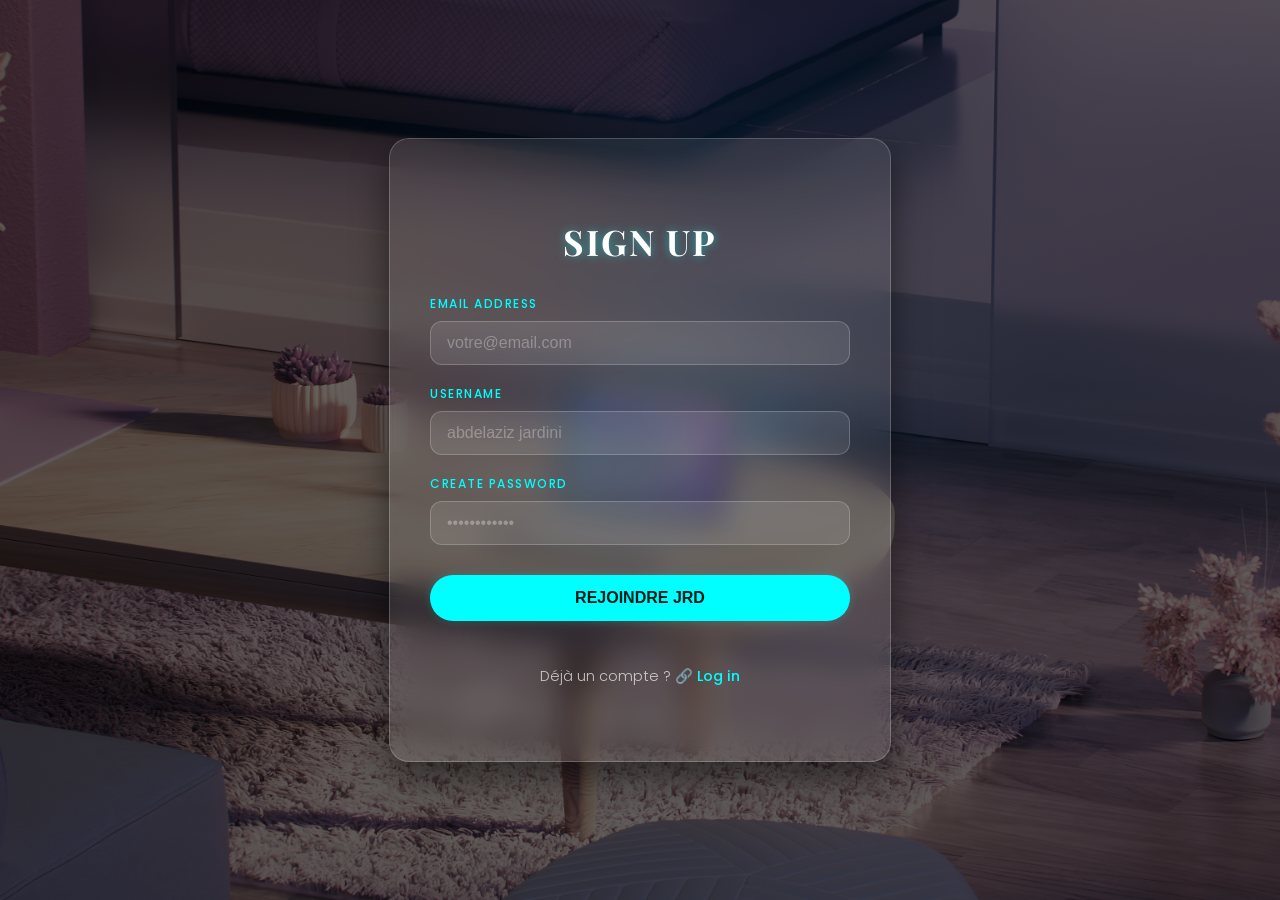
<file: frontend/inscription.html>
<!DOCTYPE html>
<html lang="fr">
<head>
    <meta charset="UTF-8">
    <meta name="viewport" content="width=device-width, initial-scale=1.0">
    <title>JRD CV Maker | Sign Up</title>
    <link rel="icon" href="assets/images/icon.png">
    <link href="https://fonts.googleapis.com/css2?family=Playfair+Display:wght@700&family=Poppins:wght@300;500&display=swap" rel="stylesheet">
    <style>
        /* --- Base & Background --- */
        body {
            /* On garde le même fond que l'accueil et le login */
            background: linear-gradient(rgba(0, 0, 0, 0.6), rgba(0, 0, 0, 0.6)), url('assets/images/backimg.jpeg');
            background-size: cover;
            background-position: center;
            background-attachment: fixed;
            min-height: 100vh;
            margin: 0;
            display: flex;
            align-items: center;
            justify-content: center;
            font-family: 'Poppins', sans-serif;
        }

        /* --- Glassmorphism Container --- */
        .signup-card {
            background: rgba(255, 255, 255, 0.08);
            backdrop-filter: blur(15px);
            -webkit-backdrop-filter: blur(15px);
            border: 1px solid rgba(255, 255, 255, 0.2);
            border-radius: 20px;
            padding: 50px 40px;
            width: 90%;
            max-width: 420px;
            box-shadow: 0 15px 35px rgba(0, 0, 0, 0.5);
            text-align: center;
        }

        /* --- Titre --- */
        h2 {
            font-family: 'Playfair Display', serif;
            color: #fff;
            font-size: 2.2rem;
            margin-bottom: 30px;
            text-transform: uppercase;
            letter-spacing: 2px;
            text-shadow: 0 0 10px rgba(0, 255, 255, 0.5);
        }

        /* --- Formulaire --- */
        form {
            display: flex;
            flex-direction: column;
            gap: 20px;
        }

        .input-group {
            text-align: left;
        }

        label {
            display: block;
            color: aqua;
            font-size: 0.75rem;
            font-weight: 500;
            margin-bottom: 8px;
            text-transform: uppercase;
            letter-spacing: 1.5px;
        }

        input {
            width: 100%;
            padding: 12px 16px;
            background: rgba(255, 255, 255, 0.1);
            border: 1px solid rgba(255, 255, 255, 0.2);
            border-radius: 12px;
            color: white;
            font-size: 1rem;
            transition: all 0.3s ease;
            box-sizing: border-box;
        }

        input::placeholder {
            color: rgba(255, 255, 255, 0.3);
        }

        input:focus {
            outline: none;
            background: rgba(255, 255, 255, 0.15);
            border-color: aqua;
            box-shadow: 0 0 15px rgba(0, 255, 255, 0.3);
        }

        /* --- Bouton --- */
        button {
            margin-top: 10px;
            padding: 14px;
            background: aqua;
            color: #001a1a;
            border: none;
            border-radius: 30px;
            font-size: 1rem;
            font-weight: bold;
            text-transform: uppercase;
            cursor: pointer;
            transition: 0.4s;
            box-shadow: 0 0 10px rgba(0, 255, 255, 0.2);
        }

        button:hover {
            transform: translateY(-2px);
            box-shadow: 0 5px 25px rgba(0, 255, 255, 0.6);
            background: #00e5e5;
        }

        /* --- Footer --- */
        h5 {
            margin-top: 25px;
            color: rgba(255, 255, 255, 0.7);
            font-weight: 300;
            font-size: 0.9rem;
        }

        h5 a {
            color: aqua;
            text-decoration: none;
            font-weight: 500;
            transition: 0.3s;
        }

        h5 a:hover {
            text-shadow: 0 0 8px aqua;
            text-decoration: underline;
        }

        .error-message {
            background: rgba(255, 50, 50, 0.2);
            color: #ff6b6b;
            border: 1px solid rgba(255, 50, 50, 0.5);
            padding: 10px;
            border-radius: 10px;
            margin-bottom: 20px;
            font-size: 0.9rem;
            display: none;
        }
    </style>
</head>

<body>

    <div class="signup-card">
        <h2>Sign Up</h2>
        
        <div id="error-box" class="error-message"></div>

        <form action="/api/inscription" method="post">
            <div class="input-group">
                <label>Email Address</label>
                <input type="email" name ="email" placeholder="votre@email.com" required>
            </div>
            <div class="input-group">
                <label> Username</label>
                <input type="text" name="username" placeholder="abdelaziz jardini " required>
            </div>

            <div class="input-group">
                <label>Create Password</label>
                <input type="password" name="password" placeholder="••••••••••••" required>
            </div>

            <button type="submit" >Rejoindre JRD</button>

            <h5>Déjà un compte ? 🔗 <a href="connection.html">Log in</a></h5>
        </form>
    </div>

    <script>
        const urlParams = new URLSearchParams(window.location.search);
        if (urlParams.get('error') === 'email_exists') {
            const errorBox = document.getElementById('error-box');
            errorBox.textContent = 'Cet email est déjà utilisé. Veuillez vous connecter.';
            errorBox.style.display = 'block';
        }
    </script>
</body>
</html>
</file>
<file: frontend/assets/css/style.css>
* {
    margin: 0;
    padding: 0;
    box-sizing: border-box;
}

body {
    background-image: linear-gradient(rgba(0,0,0,0.7), rgba(0,0,0,0.7)), url('../images/backimg.jpeg');
    background-size: cover;
    background-attachment: fixed;
    background-repeat: no-repeat;
    font-family: 'Poppins', sans-serif;
    color: white;
    scroll-behavior: smooth;
    overflow-x: hidden;
}


header {
    height: 100px;
    display: flex;
    align-items: center;
    position: sticky;
    top: 0;
    z-index: 1000;
    backdrop-filter: blur(15px);
    -webkit-backdrop-filter: blur(15px);
    width: 95%;
    margin: 20px auto;
    box-shadow: 0 8px 32px 0 rgba(0, 0, 0, 0.37);
    border-radius: 15px;
    border: 1px solid rgba(255, 255, 255, 0.1);
}

nav {
    display: flex;
    align-items: center;
    justify-content: space-between;
    width: 100%;
    padding: 0 40px;
}

.logo {
    display: flex;
    align-items: center;
    gap: 15px;
    font-family: 'Playfair Display', serif;
}

#logo {
    height: 50px;
    border-radius: 10px;
    transition: 0.5s;
}

#internav ul {
    display: flex;
    list-style: none;
    gap: 30px;
}

#internav a {
    text-decoration: none;
    color: aliceblue;
    font-weight: 500;
    transition: 0.3s;
}

#internav a:hover {
    color: aqua;
    text-shadow: 0 0 10px aqua;
}

#home {
    height: 90vh;
    display: flex;
    align-items: center;
    justify-content: center;
    text-align: center;
    padding: 0 5%;
}

.hero-content {
    max-width: 850px;
    display: flex;
    flex-direction: column;
    align-items: center;
}

.hero-content h1 {
    font-size: 5.5rem;
    font-family: 'Playfair Display', serif;
    line-height: 1.1;
    margin-bottom: 25px;
    animation: neon-pulse 4s ease-in-out infinite alternate;
}

.hero-content p {
    font-size: 1.2rem;
    line-height: 1.6;
    margin-bottom: 35px;
    color: #e0e0e0;
    max-width: 700px;
}

button {
    cursor: pointer;
    font-weight: bold;
    text-transform: uppercase;
    transition: 0.3s;
}

#singup, .btn-primary {
    background-color: aqua;
    color: #002222;
    border: 2px solid white;
    border-radius: 30px;
    padding: 12px 25px;
}

#login, .btn-secondary {
    background: transparent;
    color: aqua;
    border: 2px solid aqua;
    border-radius: 30px;
    padding: 12px 25px;
}

button:hover {
    transform: scale(1.05);
    box-shadow: 0 0 20px rgba(0, 255, 255, 0.6);
}

.cta-group {
    display: flex;
    gap: 20px;
}

.section-light {
    background: rgba(255, 255, 255, 0.05);
    backdrop-filter: blur(10px);
    border-top: 1px solid rgba(255, 255, 255, 0.1);
    padding: 100px 8%;
}

.section-dark {
    background: rgba(0, 0, 0, 0.4);
    backdrop-filter: blur(15px);
    border-top: 1px solid rgba(0, 255, 255, 0.1);
    padding: 100px 8%;
}

.section-header {
    text-align: center;
    margin-bottom: 60px;
}

.section-header h2 {
    font-family: 'Playfair Display', serif;
    font-size: 2.8rem;
    margin-bottom: 10px;
}

.services-grid, .pipeline-grid {
    display: grid;
    grid-template-columns: repeat(auto-fit, minmax(300px, 1fr));
    gap: 30px;
}

.service-card, .pipeline-card {
    background: rgba(255, 255, 255, 0.03);
    padding: 40px;
    border-radius: 20px;
    border: 1px solid rgba(0, 255, 255, 0.1);
    transition: 0.4s;
    text-align: center;
}

.service-card:hover, .pipeline-card:hover {
    background: rgba(0, 255, 255, 0.08);
    transform: translateY(-10px);
    border-color: aqua;
}

h3 {
    color: aqua;
    margin-bottom: 15px;
    text-transform: uppercase;
}
@keyframes neon-pulse {
    from { text-shadow: 0 0 10px aqua, 0 0 20px aqua; }
    to { text-shadow: 0 0 5px #00e5e5, 0 0 30px #00a2ff; }
}

footer {
    text-align: center;
    padding: 60px;
    background: rgba(0,0,0,0.9);
}

#cordonnees {
    display: flex;
    justify-content: center;
    gap: 25px;
    margin-top: 20px;
}

#cordonnees img {
    width: 32px;
    height: 32px;
    object-fit: contain;
    transition: 0.3s ease;
}

#cordonnees a:hover img {
    transform: scale(1.15);
    filter: drop-shadow(0 0 8px aqua);
}

/* --- Responsive Design --- */
@media (max-width: 900px) {
    nav {
        flex-direction: column;
        gap: 15px;
        padding: 15px;
    }
    header {
        height: auto;
        padding: 15px 0;
    }
    .hero-content h1 {
        font-size: 3.5rem;
    }
    #internav ul {
        flex-wrap: wrap;
        justify-content: center;
        gap: 15px;
    }
}

@media (max-width: 600px) {
    .hero-content h1 {
        font-size: 2.5rem;
    }
    .hero-content p {
        font-size: 1rem;
    }
    .auth-group {
        display: flex;
        flex-direction: column;
        gap: 10px;
        width: 100%;
        max-width: 300px;
        margin: 0 auto;
    }
    .auth-group button {
        width: 100%;
    }
    .section-header h2 {
        font-size: 2rem;
    }
    .service-card, .pipeline-card {
        padding: 25px;
    }
}
</file>
<file: frontend/assets/css/cv_style.css>
.multi-item-block {
    background: rgba(0,0,0,0.2);
    border: 1px solid rgba(255,255,255,0.08);
    border-radius: 10px;
    padding: 14px;
    margin-bottom: 12px;
    position: relative;
}
.multi-item-block .remove-btn {
    position: absolute;
    top: 8px; right: 8px;
    background: rgba(255,50,50,0.15);
    border: 1px solid rgba(255,50,50,0.3);
    color: #ff6b6b;
    border-radius: 6px;
    padding: 2px 8px;
    cursor: pointer;
    font-size: 11px;
    font-family: 'Poppins', sans-serif;
    transition: all 0.2s;
}
.multi-item-block .remove-btn:hover {
    background: rgba(255,50,50,0.3);
}
.add-item-btn {
    width: 100%;
    background: rgba(0,242,255,0.08);
    border: 1px dashed rgba(0,242,255,0.4);
    color: var(--primary-cyan);
    padding: 10px;
    border-radius: 8px;
    cursor: pointer;
    font-family: 'Poppins', sans-serif;
    font-size: 13px;
    transition: all 0.2s;
    margin-top: 5px;
}
.add-item-btn:hover {
    background: rgba(0,242,255,0.15);
}
.cv-form label { display: block; margin-top: 10px; }
.cv-form input, .cv-form textarea, .cv-form select {
    width: 100%;
    background: rgba(0,0,0,0.3);
    border: 1px solid rgba(255,255,255,0.1);
    padding: 9px 12px;
    border-radius: 8px;
    color: white;
    font-family: 'Poppins', sans-serif;
    font-size: 13px;
    transition: all 0.3s;
    margin-top: 4px;
}
.cv-form input:focus, .cv-form textarea:focus, .cv-form select:focus {
    outline: none;
    border-color: var(--primary-cyan);
    box-shadow: 0 0 10px rgba(0,242,255,0.2);
}


.certif-link-badge {
    display: inline-flex;
    align-items: center;
    gap: 5px;
    background: rgba(0,114,255,0.12);
    border: 1px solid rgba(0,114,255,0.3);
    color: #4da6ff;
    font-size: 11px;
    padding: 3px 10px;
    border-radius: 12px;
    text-decoration: none;
    margin-top: 4px;
    transition: all 0.2s;
}
.certif-link-badge:hover {
    background: rgba(0,114,255,0.25);
    border-color: #4da6ff;
}


@media print {
    #left, .editor-panel, .back-btn { display: none !important; }
    body { background: white !important; overflow: visible !important; height: auto !important; }
    #right { padding: 0 !important; background: white !important; overflow: visible !important; height: auto !important; }
    #preview-view { display: block !important; height: auto !important; }
    .preview-panel { display: block !important; }
    .cv-preview { box-shadow: none !important; width: 210mm !important; margin: 0 auto !important; }
    .certif-link-badge { color: #4da6ff !important; -webkit-print-color-adjust: exact; print-color-adjust: exact; }
}


:root {
    --primary-cyan: #00f2ff;
    --glass-bg: rgba(255, 255, 255, 0.05);
    --border-glow: rgba(0, 242, 255, 0.3);
}
* { margin: 0; padding: 0; box-sizing: border-box; }
body {
    display: flex;
    height: 100vh;
    font-family: 'Poppins', sans-serif;
    color: white;
    overflow: hidden;
    background-color: #050a0f;
}
#left {
    width: 25%;
    height: 100vh;
    background: linear-gradient(180deg, #060e1f 0%, #0a1e35 100%);
    border-right: 1px solid rgba(255, 255, 255, 0.08);
    display: flex;
    flex-direction: column;
    padding: 20px 15px;
    overflow-y: auto;
}
.logo-container { text-align: center; margin-bottom: 30px; padding-bottom: 20px; border-bottom: 1px solid rgba(255,255,255,0.05); }
.logo-container h1 { font-size: 1.1rem; letter-spacing: 3px; color: var(--primary-cyan); text-shadow: 0 0 10px rgba(0, 242, 255, 0.5); }
.logo-container small { font-size: 0.6rem; text-transform: uppercase; opacity: 0.5; letter-spacing: 1px; }
.section-title { font-size: 10px; text-transform: uppercase; color: var(--primary-cyan); margin: 20px 0 10px 10px; letter-spacing: 2px; font-weight: 700; opacity: 0.8; }
.menu-item { background: var(--glass-bg); backdrop-filter: blur(10px); border: 1px solid rgba(255, 255, 255, 0.1); border-radius: 10px; padding: 12px 15px; display: flex; align-items: center; gap: 12px; cursor: pointer; transition: all 0.25s cubic-bezier(0.4, 0, 0.2, 1); margin-bottom: 8px; }
.menu-item:hover { background: rgba(0, 242, 255, 0.1); border-color: var(--primary-cyan); transform: translateX(5px); box-shadow: 0 4px 15px rgba(0, 0, 0, 0.3); }
.menu-item .icon { width: 28px; height: 28px; background: rgba(255,255,255,0.05); border-radius: 6px; display: flex; align-items: center; justify-content: center; font-size: 0.9rem; }
.menu-item h2 { font-size: 15px; font-weight: 400; color: #e0e0e0; flex-grow: 1; }
.status-dot { width: 6px; height: 6px; background: rgba(255, 255, 255, 0.2); border-radius: 50%; }
.menu-item:hover .status-dot { background: var(--primary-cyan); box-shadow: 0 0 8px var(--primary-cyan); }
#right { flex: 1; height: 100vh; background: radial-gradient(circle at center, #0d2040 0%, #050a0f 100%); overflow-y: auto; padding: 40px; display: flex; flex-direction: column; align-items: center; }
#templates-view { width: 100%; display: none; }
#templates-view h2 { font-size: 1.2rem; color: var(--primary-cyan); letter-spacing: 3px; text-transform: uppercase; margin-bottom: 30px; text-align: center; }
.templates-grid { display: grid; grid-template-columns: repeat(3, 1fr); gap: 25px; width: 100%; }
.template-card { border: 2px solid rgba(255, 255, 255, 0.1); border-radius: 12px; overflow: hidden; cursor: pointer; transition: all 0.3s ease; display: flex; flex-direction: column; background: #0a1628; }
.template-card:hover { border-color: var(--primary-cyan); transform: translateY(-5px); box-shadow: 0 10px 30px rgba(0, 242, 255, 0.2); }
.template-card.selected { border-color: var(--primary-cyan); box-shadow: 0 0 25px rgba(0, 242, 255, 0.4); }
.template-img-wrapper { width: 100%; height: 220px; overflow: hidden; position: relative; }
.template-img-wrapper img { width: 100%; height: 100%; object-fit: cover; object-position: top; transition: transform 0.4s ease; }
.template-card:hover .template-img-wrapper img { transform: scale(1.05); }
.template-overlay { position: absolute; inset: 0; background: rgba(0, 242, 255, 0.15); display: flex; align-items: center; justify-content: center; opacity: 0; transition: opacity 0.3s ease; }
.template-card:hover .template-overlay { opacity: 1; }
.template-overlay span { background: var(--primary-cyan); color: #000; font-weight: 700; padding: 8px 20px; border-radius: 20px; font-size: 13px; letter-spacing: 1px; }
.template-info { padding: 12px 15px; display: flex; align-items: center; justify-content: space-between; }
.template-info h3 { font-size: 13px; font-weight: 500; color: #e0e0e0; }
.template-badge { font-size: 10px; padding: 3px 8px; border-radius: 10px; background: rgba(0, 242, 255, 0.1); color: var(--primary-cyan); border: 1px solid rgba(0, 242, 255, 0.2); }
#preview-view { width: 100%; display: none; flex-direction: row; gap: 30px; height: 100%; }
.editor-panel { flex: 1; background: var(--glass-bg); border: 1px solid rgba(255, 255, 255, 0.1); border-radius: 15px; padding: 25px; overflow-y: auto; display: flex; flex-direction: column; }
.preview-panel { flex: 1; display: flex; justify-content: center; overflow-y: auto; align-items: flex-start; }
.cv-form { display: none; flex-direction: column; gap: 5px; }
.cv-form.active { display: flex; }
.cv-form h3 { color: var(--primary-cyan); margin-bottom: 15px; border-bottom: 1px solid rgba(0, 242, 255, 0.2); padding-bottom: 10px; }
.back-btn { align-self: flex-start; background: var(--glass-bg); border: 1px solid rgba(255,255,255,0.1); color: white; padding: 8px 18px; border-radius: 8px; cursor: pointer; margin-bottom: 25px; font-family: 'Poppins', sans-serif; font-size: 13px; transition: all 0.2s ease; }
.back-btn:hover { border-color: var(--primary-cyan); color: var(--primary-cyan); }
.cv-preview { background: white; width: 794px; min-height: 1123px; color: #333; box-shadow: 0 25px 50px -12px rgba(0, 0, 0, 0.7); }
::-webkit-scrollbar { width: 6px; }
::-webkit-scrollbar-track { background: transparent; }
::-webkit-scrollbar-thumb { background: var(--border-glow); border-radius: 10px; }
.download-btn { background: linear-gradient(135deg, #00f2ff 0%, #0072ff 100%) !important; border: none !important; margin-top: 20px; }
.download-btn h2 { color: #000 !important; font-weight: 700 !important; }
.menu-item.menu-active { background: rgba(0, 242, 255, 0.12) !important; border-color: var(--primary-cyan) !important; transform: translateX(5px); }
.menu-item.menu-active h2 { color: var(--primary-cyan) !important; font-weight: 600 !important; }
.menu-item.menu-active .status-dot { background: var(--primary-cyan) !important; box-shadow: 0 0 8px var(--primary-cyan) !important; }
.menu-item.menu-active .icon { background: rgba(0, 242, 255, 0.15) !important; }
</file>
<file: frontend/assets/css/cv_themes.css>
:root {
            --cv-primary-color: #1a237e;
            --cv-bg-color: #ffffff;
            --cv-font-family: 'Poppins', sans-serif;
        }

        #cv-render {
            background: var(--cv-bg-color);
            color: #333;
            transition: all 0.3s ease;
            box-sizing: border-box;
            font-family: var(--cv-font-family);
            position: relative;
            overflow: hidden;
        }

        .cv-section {
            padding: 10px;
            border: 2px dashed transparent;
            transition: border 0.3s, background 0.3s;
            cursor: grab;
            position: relative;
        }
        .cv-section:active { cursor: grabbing; }
        .cv-section.drag-over {
            border-color: var(--primary-cyan);
            background: rgba(0, 242, 255, 0.05);
        }

        .theme-modern-pro {
            display: flex;
            flex-direction: column;
            background: #e2e8f0 !important;
            padding: 0 !important;
        }
        .theme-modern-pro .cv-top-gradient {
            background: linear-gradient(135deg, #a8c0ff 0%, #f12711 100%);
            height: 350px;
            width: 100%;
            position: absolute;
            top: 0; left: 0;
            z-index: 0;
        }
        .theme-modern-pro .cv-header {
            background: white;
            border-radius: 20px;
            margin: 40px 40px 20px 40px;
            padding: 30px;
            z-index: 1;
            position: relative;
            display: flex;
            align-items: center;
            box-shadow: 0 10px 30px rgba(0,0,0,0.1);
        }
        .theme-modern-pro .badge-title {
            position: absolute;
            top: -15px;
            left: 50%;
            transform: translateX(-50%);
            background: var(--cv-primary-color);
            color: white;
            padding: 5px 30px;
            border-radius: 20px;
            font-weight: bold;
            font-size: 14px;
        }
        .theme-modern-pro .cv-body-wrapper {
            background: white;
            border-radius: 20px;
            margin: 0 40px 40px 40px;
            padding: 40px 30px;
            z-index: 1;
            position: relative;
            box-shadow: 0 10px 30px rgba(0,0,0,0.1);
        }
        .theme-modern-pro .cv-body {
            display: flex;
            gap: 30px;
        }
        .theme-modern-pro .cv-col { flex: 1; display: flex; flex-direction: column; gap: 20px; }
        .theme-modern-pro .section-title {
            background: var(--cv-primary-color);
            color: white;
            padding: 5px 20px;
            border-radius: 20px;
            display: inline-block;
            margin-bottom: 15px;
            font-size: 14px;
            font-weight: bold;
        }
        .theme-modern-pro .photo-box {
            width: 150px; height: 150px;
            border-radius: 20px;
            border: 4px solid var(--cv-primary-color);
            background: #eee;
            margin-right: 30px;
        }

        
        .theme-classic-clean {
            background: #2d333b !important;
            color: #ccc !important;
            display: flex !important;
            flex-direction: row !important;
        }
        .theme-classic-clean .cv-top-gradient { display: none; }
        .theme-classic-clean .cv-header {
            width: 35%;
            padding: 40px;
            border-right: 2px solid var(--cv-primary-color);
            display: flex;
            flex-direction: column;
            position: relative;
            background: rgba(0,0,0,0.2);
        }
        .theme-classic-clean .badge-title { display: none; }
        .theme-classic-clean .header-deco {
            position: absolute; top: 0; left: 0; right: 0; height: 200px;
            background: rgba(255,255,255,0.05);
            border-bottom: 2px solid var(--cv-primary-color);
            z-index: 0;
        }
        .theme-classic-clean .photo-box {
            width: 120px; height: 120px; border-radius: 50%;
            border: 3px solid var(--cv-primary-color);
            background: #444; z-index: 1; margin: 40px auto 20px auto;
        }
        .theme-classic-clean .contact-info { z-index: 1; }
        .theme-classic-clean .cv-body-wrapper { width: 65%; }
        .theme-classic-clean .cv-body {
            padding: 40px;
            display: flex;
            flex-direction: column;
        }
        .theme-classic-clean .cv-col { display: flex; flex-direction: column; gap: 20px; }
        .theme-classic-clean .section-title {
            color: var(--cv-primary-color);
            font-size: 16px;
            letter-spacing: 2px;
            border-bottom: 1px solid rgba(255,255,255,0.1);
            padding-bottom: 5px;
            margin-bottom: 20px;
        }
        .theme-classic-clean .timeline-item {
            border-left: 2px solid var(--cv-primary-color);
            padding-left: 20px;
            position: relative;
            margin-bottom: 20px;
        }
        .theme-classic-clean .timeline-item::before {
            content: ''; position: absolute; left: -6px; top: 0;
            width: 10px; height: 10px; border-radius: 50%;
            background: var(--cv-primary-color);
        }
        .theme-classic-clean .timeline-bg {
            background: var(--cv-primary-color); color: #000;
            padding: 2px 10px; display: inline-block; clip-path: polygon(10% 0, 100% 0, 90% 100%, 0% 100%);
            font-weight: bold; margin-bottom: 10px;
        }

        
        .theme-dark-tech {
            background: linear-gradient(135deg, #ff4b2b, #ff416c, #8a2387, #e94057, #f27121) !important;
            color: #000 !important;
            display: flex !important;
            flex-direction: row !important;
            font-family: 'Space Mono', monospace !important;
        }
        .theme-dark-tech .cv-top-gradient, .theme-dark-tech .badge-title, .theme-dark-tech .header-deco { display: none; }
        .theme-dark-tech .cv-header {
            width: 35%; padding: 40px;
            border-right: 2px solid #000;
        }
        .theme-dark-tech .photo-box {
            width: 100%; height: 200px;
            border-radius: 100px 100px 0 0;
            background: #fff; border: 2px solid #000;
            margin-bottom: 20px;
        }
        .theme-dark-tech .cv-body-wrapper { width: 65%; }
        .theme-dark-tech .cv-body { padding: 40px; display: flex; flex-direction: column; }
        .theme-dark-tech .cv-col { display: flex; flex-direction: column; gap: 20px; }
        .theme-dark-tech .section-title {
            font-weight: bold; font-size: 18px; border-bottom: 2px solid #000;
            padding-bottom: 5px; margin-bottom: 20px; text-transform: uppercase;
        }
        .theme-dark-tech .timeline-item { margin-bottom: 20px; }
        .theme-dark-tech .progress-bar {
            width: 100%; height: 10px; background: #000; border-radius: 5px; margin-top: 5px;
        }
        .theme-dark-tech .progress-fill {
            height: 100%; background: #eab308; border-radius: 5px; width: 80%;
        }

    
        .theme-minimal {
            display: flex;
            flex-direction: row;
            background: var(--cv-bg-color, #f4f4f0) !important;
            color: #111 !important;
            padding: 40px !important;
        }
        .theme-minimal .cv-top-gradient, .theme-minimal .badge-title, .theme-minimal .header-deco { display: none; }
        .theme-minimal .cv-header {
            width: 30%;
            border-right: 1px solid #000;
            padding-right: 30px;
            text-align: right;
        }
        .theme-minimal .photo-box { display: none; }
        .theme-minimal .cv-body-wrapper { width: 70%; }
        .theme-minimal .cv-body { padding-left: 30px; display: flex; flex-direction: column; gap: 40px; }
        .theme-minimal .section-title {
            font-size: 14px;
            letter-spacing: 5px;
            text-transform: uppercase;
            font-weight: bold;
            margin-bottom: 20px;
        }
        .theme-minimal .timeline-item {
            border-left: 1px solid #000;
            padding-left: 20px;
            position: relative;
        }
        .theme-minimal .timeline-item::before {
            content: ''; position: absolute; left: -4px; top: 5px;
            width: 7px; height: 7px; background: #000;
        }
        .theme-minimal .timeline-bg { font-weight: bold; }


        .theme-creative {
            display: flex;
            flex-direction: row;
            background: var(--cv-bg-color, #fff) !important;
            color: #000 !important;
            padding: 0 !important;
        }
        .theme-creative .cv-top-gradient, .theme-creative .badge-title, .theme-creative .header-deco { display: none; }
        .theme-creative .cv-header {
            width: 35%;
            background: var(--cv-primary-color);
            color: #fff;
            padding: 40px;
            min-height: 100%;
        }
        .theme-creative .photo-box {
            width: 100%; height: 250px;
            border-radius: 0;
            background: #eee;
            margin-bottom: 30px;
            border: none;
        }
        .theme-creative .cv-body-wrapper { width: 65%; }
        .theme-creative .cv-body { padding: 40px; display: flex; flex-direction: column; gap: 30px; }
        .theme-creative .section-title {
            font-size: 20px;
            font-weight: 900;
            border-bottom: 4px solid var(--cv-primary-color);
            padding-bottom: 10px;
            margin-bottom: 20px;
            text-transform: uppercase;
        }
        .theme-creative .timeline-bg { font-weight: bold; color: var(--cv-primary-color); }

    
        .theme-executive {
            display: flex;
            flex-direction: column;
            background: var(--cv-bg-color, #fff) !important;
            color: #333 !important;
            padding: 0 !important;
        }
        .theme-executive .cv-top-gradient, .theme-executive .badge-title, .theme-executive .header-deco { display: none; }
        .theme-executive .cv-header {
            display: flex;
            flex-direction: row;
            background: #111827;
            color: white;
            padding: 40px;
            align-items: center;
        }
        .theme-executive .photo-box {
            width: 150px; height: 150px;
            border-radius: 0;
            border: 5px solid var(--cv-primary-color);
            margin-right: 40px;
        }
        .theme-executive .cv-body-wrapper {
            margin: 0;
        }
        .theme-executive .cv-body {
            display: flex; flex-direction: row; gap: 0;
        }
        .theme-executive .cv-col {
            flex: 1; padding: 40px; border-right: 1px solid #eee;
        }
        .theme-executive .section-title {
            background: var(--cv-primary-color);
            color: #fff;
            padding: 10px 20px;
            font-weight: bold;
            text-transform: uppercase;
            margin-bottom: 30px;
            display: inline-block;
        }
        .theme-executive .timeline-bg { font-weight: bold; font-size: 16px; margin-bottom: 5px; }
</file>
